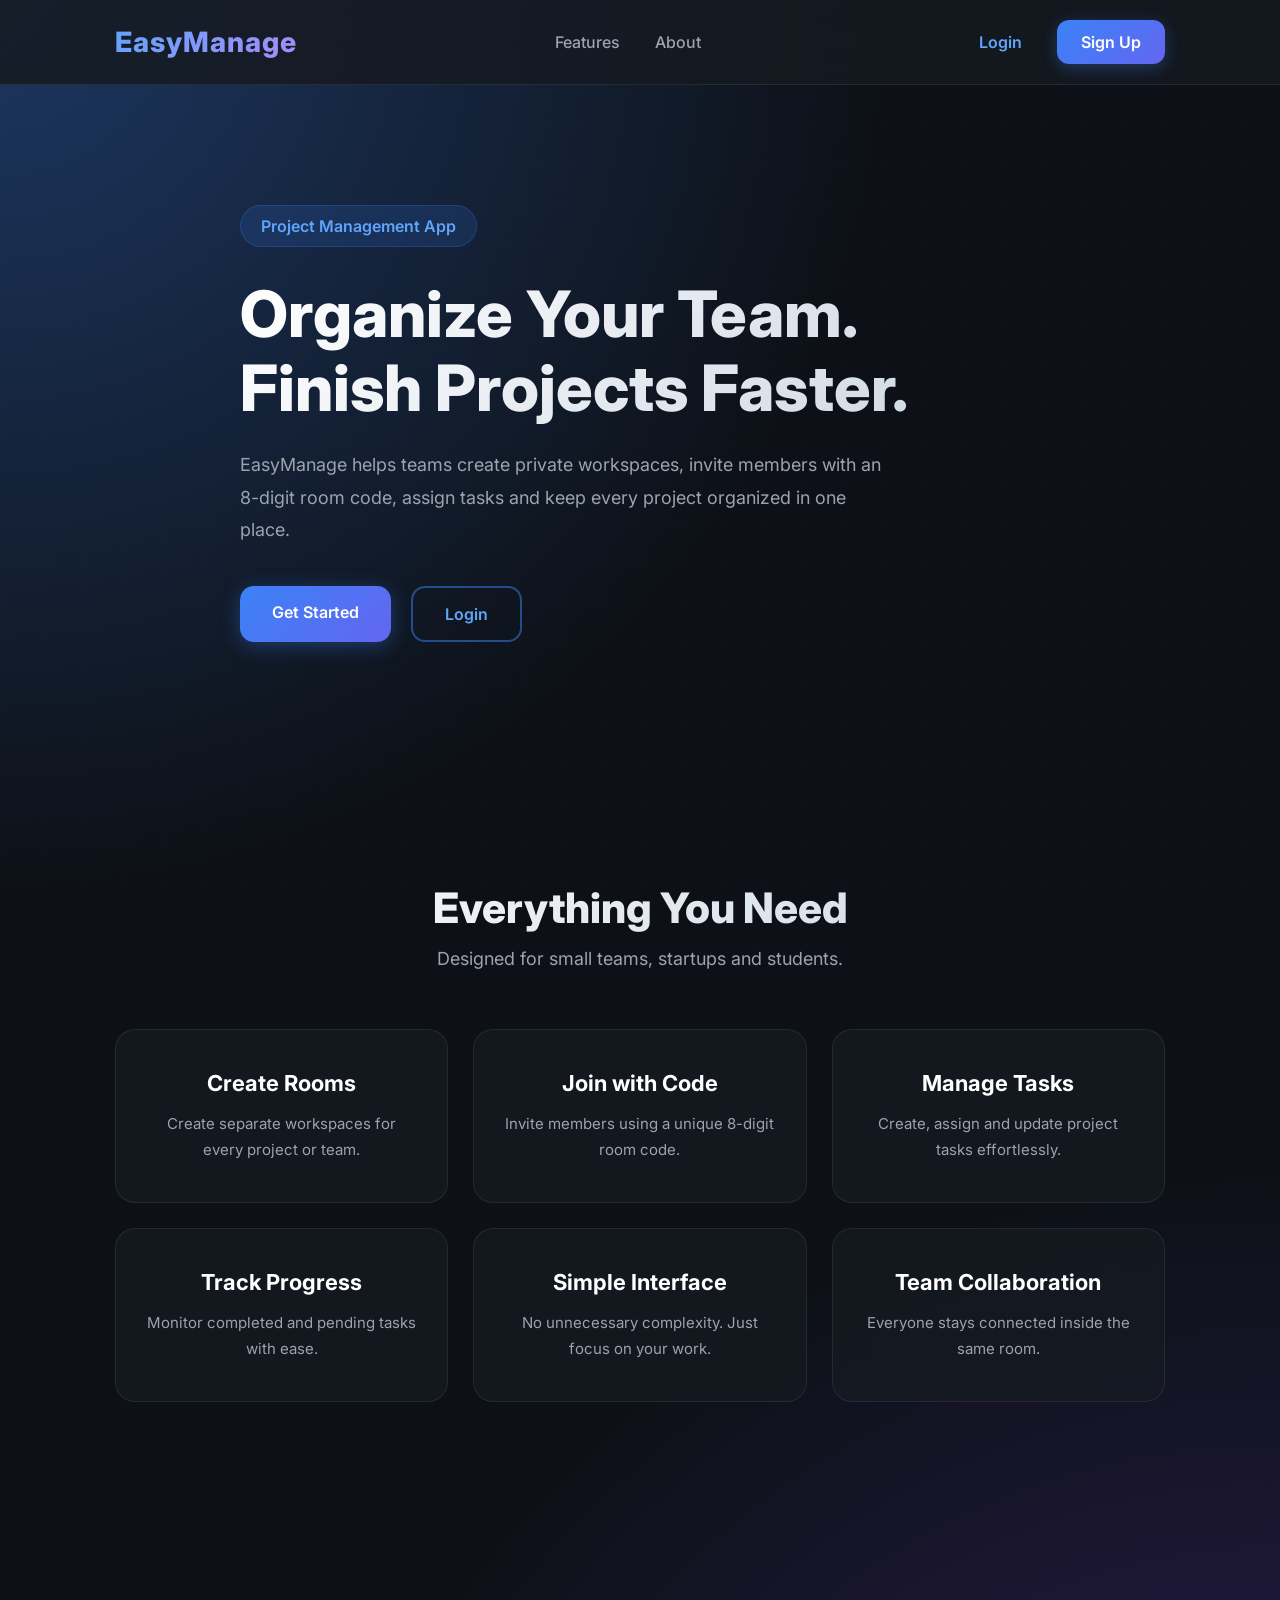
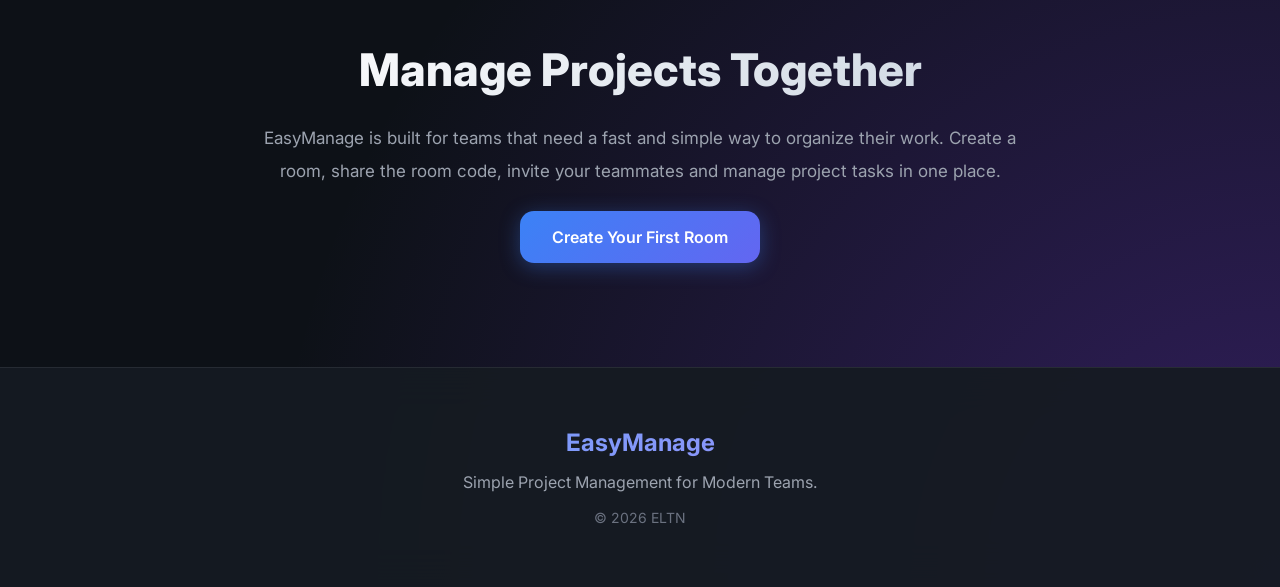
<file: index.html>
<!DOCTYPE html>
<html lang="en">
<head>
    <meta charset="UTF-8">
    <meta name="viewport" content="width=device-width, initial-scale=1.0">
    <title>EasyManage - Project Management</title>

    <link rel="icon" type="image/png" href="/wwwroot/logo.png">
    <link rel="stylesheet" href="style.css">

    <link rel="preconnect" href="https://fonts.googleapis.com">
    <link href="https://fonts.googleapis.com/css2?family=Inter:wght@300;400;500;600;700;800&display=swap" rel="stylesheet">
</head>

<body>

<nav>

    <div class="logo">
        EasyManage
    </div>

    <div class="nav-links">
        <a href="#features">Features</a>
        <a href="#about">About</a>
    </div>

    <div class="buttons">
        <a href="/login.html" class="login">Login</a>
        <a href="Register/register.html" class="signup">Sign Up</a>
    </div>

</nav>

<section class="hero">

    <div class="hero-text">

        <span class="badge">
            Project Management App
        </span>

        <h1>
            Organize Your Team.
            <br>
            Finish Projects Faster.
        </h1>

        <p>
            EasyManage helps teams create private workspaces, invite members
            with an 8-digit room code, assign tasks and keep every project
            organized in one place.
        </p>

        <div class="hero-buttons">

            <a href="Register/register.html" class="primary">
                Get Started
            </a>

            <a href="/login.html" class="secondary">
                Login
            </a>

        </div>

    </div>

</section>

<section id="features" class="features">

    <h2>Everything You Need</h2>

    <p>
        Designed for small teams, startups and students.
    </p>

    <div class="cards">

        <div class="card">
            <h3>Create Rooms</h3>
            <p>
                Create separate workspaces for every project or team.
            </p>
        </div>

        <div class="card">
            <h3>Join with Code</h3>
            <p>
                Invite members using a unique 8-digit room code.
            </p>
        </div>

        <div class="card">
            <h3>Manage Tasks</h3>
            <p>
                Create, assign and update project tasks effortlessly.
            </p>
        </div>

        <div class="card">
            <h3>Track Progress</h3>
            <p>
                Monitor completed and pending tasks with ease.
            </p>
        </div>

        <div class="card">
            <h3>Simple Interface</h3>
            <p>
                No unnecessary complexity. Just focus on your work.
            </p>
        </div>

        <div class="card">
            <h3>Team Collaboration</h3>
            <p>
                Everyone stays connected inside the same room.
            </p>
        </div>

    </div>

</section>

<section id="about" class="about">

    <div class="content">

        <h2>
            Manage Projects Together
        </h2>

        <p>

            EasyManage is built for teams that need a fast and simple way
            to organize their work.

            Create a room, share the room code,
            invite your teammates and manage project tasks in one place.

        </p>

        <a href="/login.html" class="primary">
            Create Your First Room
        </a>

    </div>

</section>

<footer>

    <h3>EasyManage</h3>

    <p>
        Simple Project Management for Modern Teams.
    </p>

    <span>
        © 2026 ELTN
    </span>

</footer>

</body>
</html>
</file>
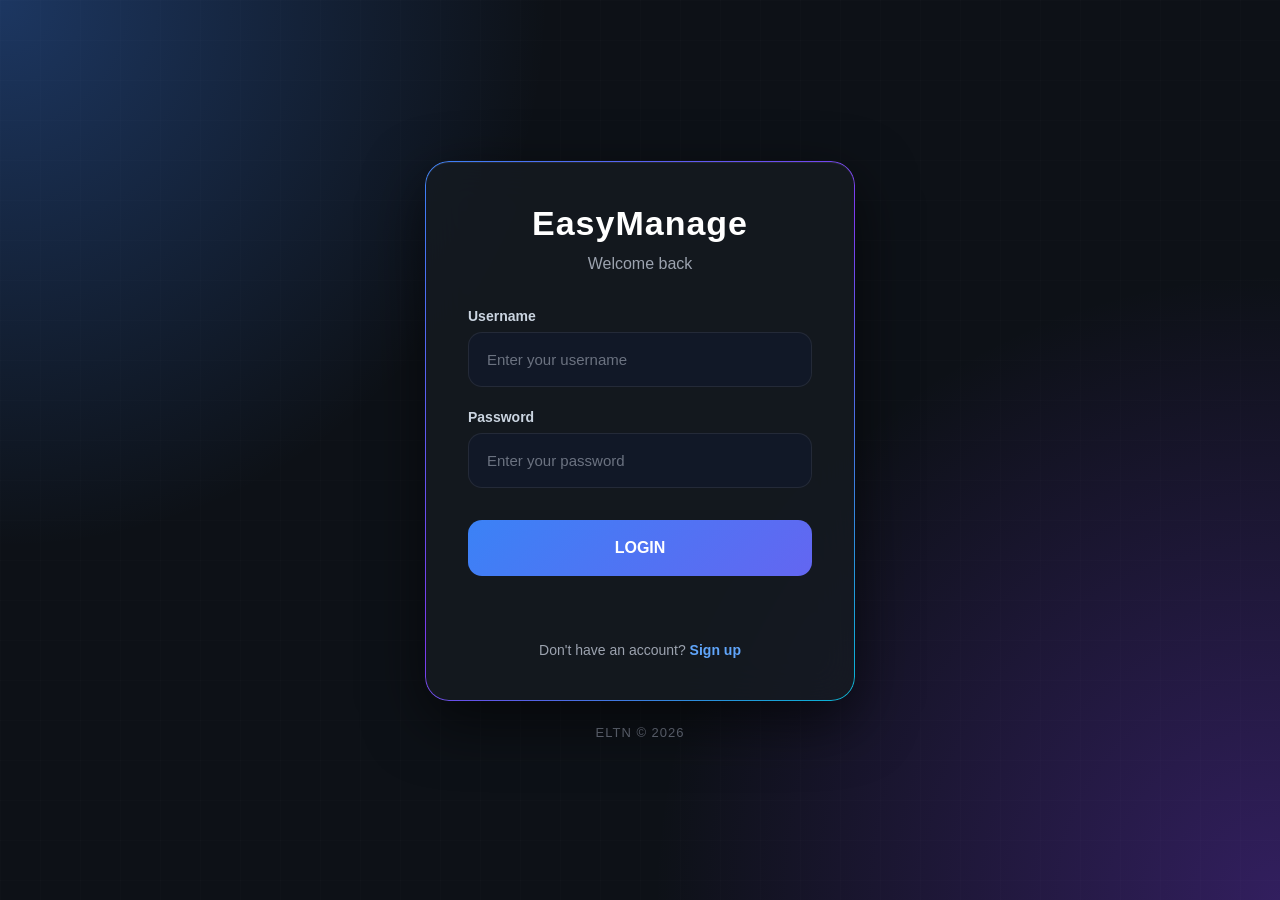
<file: login.html>
<!DOCTYPE html>
<html lang="en">
<head>
    <meta charset="UTF-8">
    <meta name="viewport" content="width=device-width, initial-scale=1.0">
    <title>EasyManage | Login</title>
    <link rel="stylesheet" href="login.css">
</head>
<body>

<div class="container">
    <div class="login-card">

        <h1>EasyManage</h1>
        <p class="subtitle">Welcome back</p>

        <form id="loginForm">

            <div class="input-group">
                <label for="username">Username</label>
                <input
                    type="text"
                    id="username"
                    placeholder="Enter your username"
                    required>
            </div>

            <div class="input-group">
                <label for="password">Password</label>
                <input
                    type="password"
                    id="password"
                    placeholder="Enter your password"
                    required>
            </div>

            <button type="submit" class="login-btn">
                LOGIN
            </button>

        </form>

        <p id="errorMessage"></p>

        <div class="bottom-text">
            Don't have an account?
            <a href="Register/register.html">Sign up</a>
        </div>

    </div>

    <div class="footer">
        ELTN © 2026
    </div>

</div>
<script src="login.js"></script>
</body>
</html>
</file>
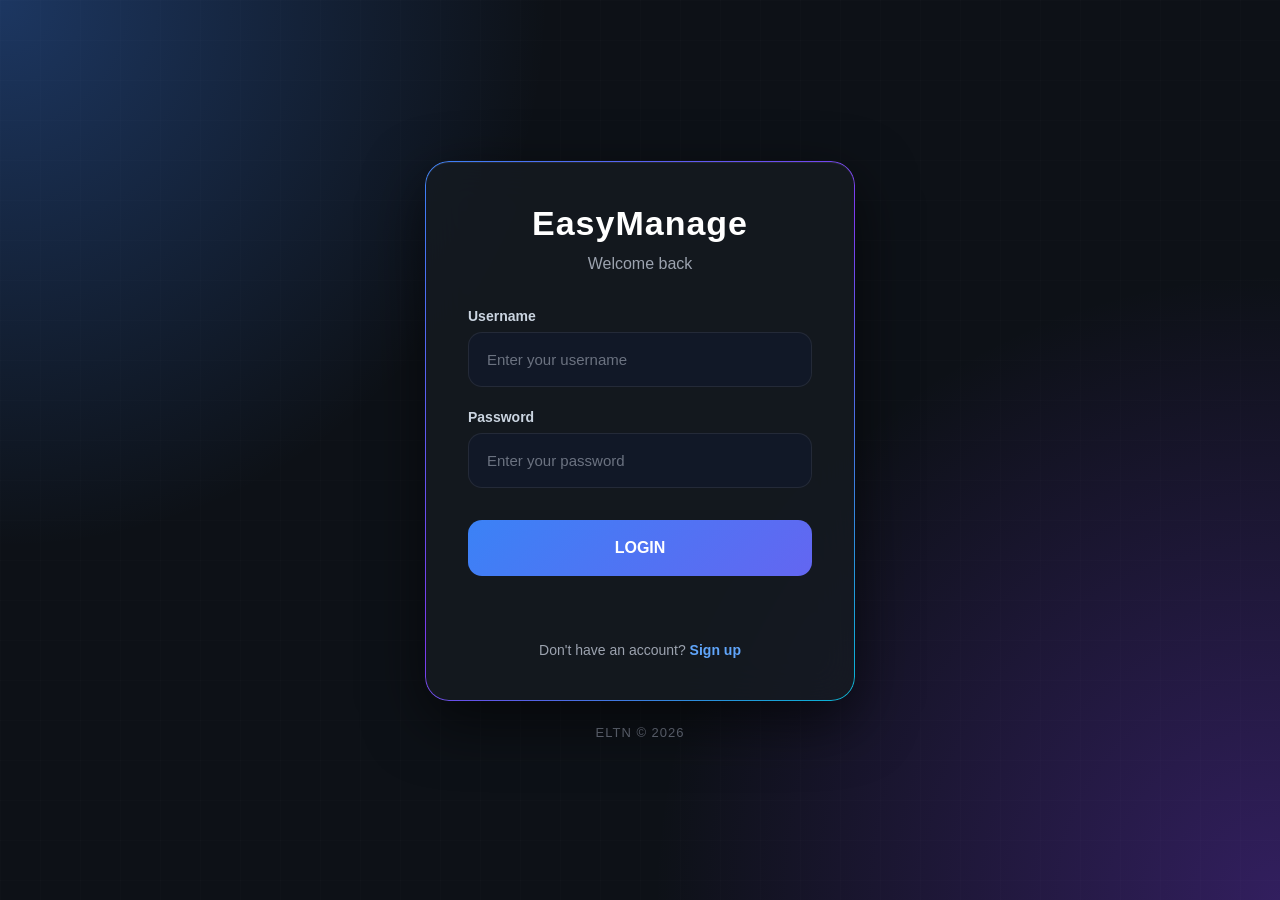
<file: AccountCenter/accountCenter.html>
<!DOCTYPE html>
<html lang="en">
<head>
    <meta charset="UTF-8">
    <meta name="viewport" content="width=device-width, initial-scale=1.0">
    <title>Account Center | EasyManage</title>
    <link rel="stylesheet" href="accountCenter.css">
</head>
<body>

    <nav class="navbar">
        <div class="nav-container">
            <div class="nav-brand">
                <span>👤</span>
                <h1>EasyManage</h1>
            </div>
            <div class="nav-actions">
                <a href="../Dashboard/dashboard.html" class="back-btn">
                    ← Back to Dashboard
                </a>
            </div>
        </div>
    </nav>

    <div class="main-container">
        <div class="account-center">
            
            <div class="account-card">
                <div class="card-header">
                    <div class="card-icon">👤</div>
                    <h2>Account Center</h2>
                    <p>Manage your account settings</p>
                </div>
                
                <div class="button-group">
                    <button class="account-action-btn update-profile-btn" id="updateProfileBtn">
                        <span class="btn-icon">📝</span>
                        <span class="btn-text">Update Profile</span>
                        <span class="btn-arrow">→</span>
                    </button>
                    
                    <button class="account-action-btn change-password-btn" id="changePasswordBtn">
                        <span class="btn-icon">🔒</span>
                        <span class="btn-text">Change Password</span>
                        <span class="btn-arrow">→</span>
                    </button>
                </div>
            </div>

        </div>
    </div>

    <script src="accountCenter.js"></script>
</body>
</html>
</file>
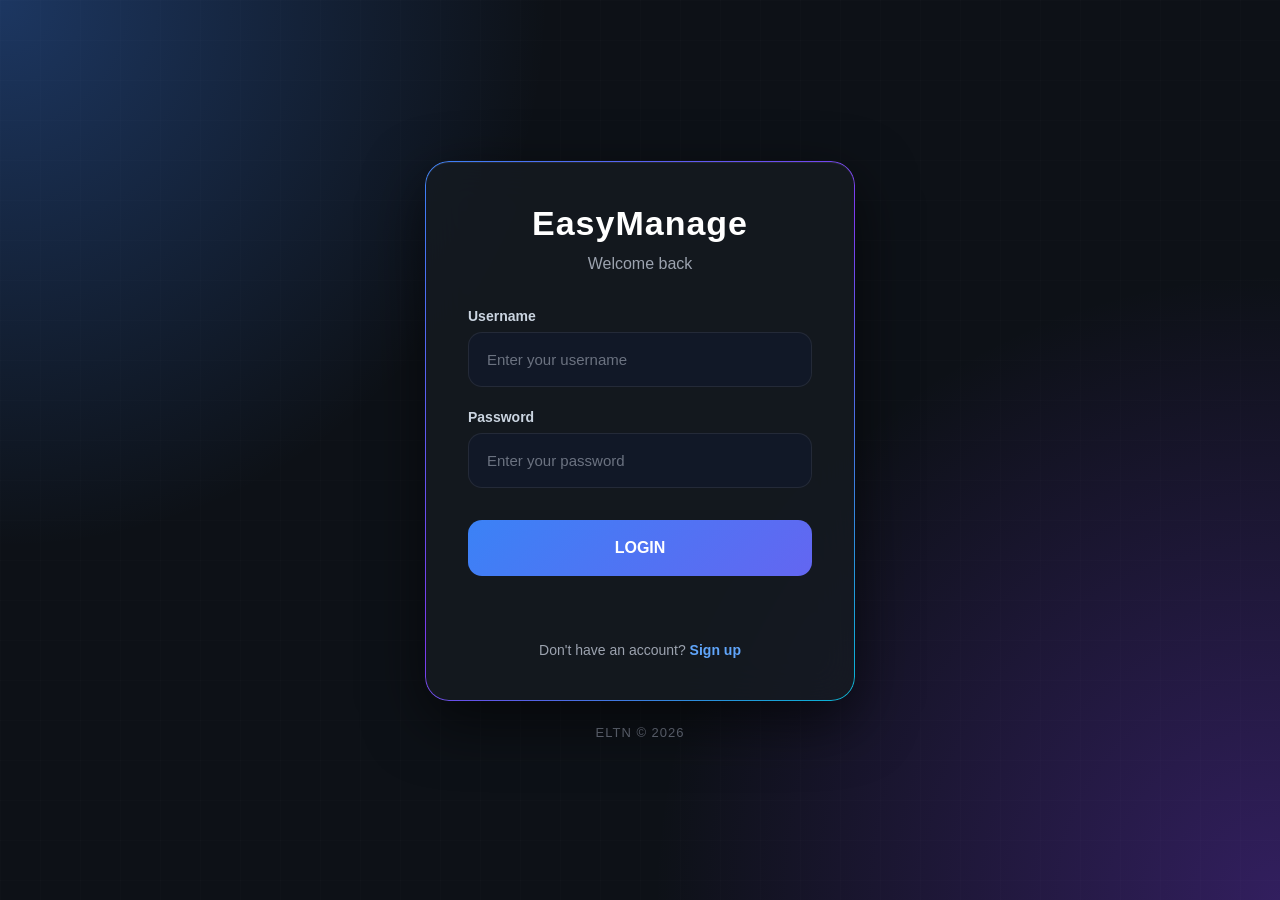
<file: AccountCenter/accountUpdate.html>
<!DOCTYPE html>
<html lang="en">
<head>
    <meta charset="UTF-8">
    <meta name="viewport" content="width=device-width, initial-scale=1.0">
    <title>Update Account | EasyManage</title>
    <link rel="stylesheet" href="accountUpdate.css">
</head>
<body>

    <nav class="navbar">
        <div class="nav-container">
            <div class="nav-brand">
                <h1>EasyManage</h1>
            </div>
            <div class="nav-actions">
                <a href="/AccountCenter/accountCenter.html" class="back-btn">
                    ← Account Center
                </a>
            </div>
        </div>
    </nav>

    <div class="main-container">
        <div class="account-form-card">
            <div class="form-header">
                <div class="icon-wrapper">⚙️</div>
                <h2>Update Account</h2>
                <p class="subtitle">Modify your account information</p>
            </div>
            
            <form id="updateAccountForm">
                <div class="input-group">
                    <label for="username">Username</label>
                    <input 
                        type="text" 
                        id="username" 
                        placeholder="Enter new username"
                        required
                    >
                </div>

                <div class="input-group">
                    <label for="fullName">Full Name</label>
                    <input 
                        type="text" 
                        id="fullName" 
                        placeholder="Enter your full name"
                        required
                    >
                </div>

                <div class="input-group">
                    <label for="email">Email</label>
                    <input 
                        type="email" 
                        id="email" 
                        placeholder="Enter your email address"
                        required
                    >
                </div>

                <div class="input-group">
                    <label for="role">Role</label>
                    <select id="role">
                        <option value="1">User</option>
                        <option value="2">PM</option>
                        <option value="3">ProjectManager</option>
                    </select>
                </div>
                
                <button type="submit" class="update-btn" id="submitBtn">
                    Update Account
                </button>
            </form>
            
            <div id="errorMessage" class="error-alert" style="display: none;"></div>
            <div id="successMessage" class="success-alert" style="display: none;"></div>
        </div>
    </div>

    <script src="accountUpdate.js"></script>
</body>
</html>
</file>
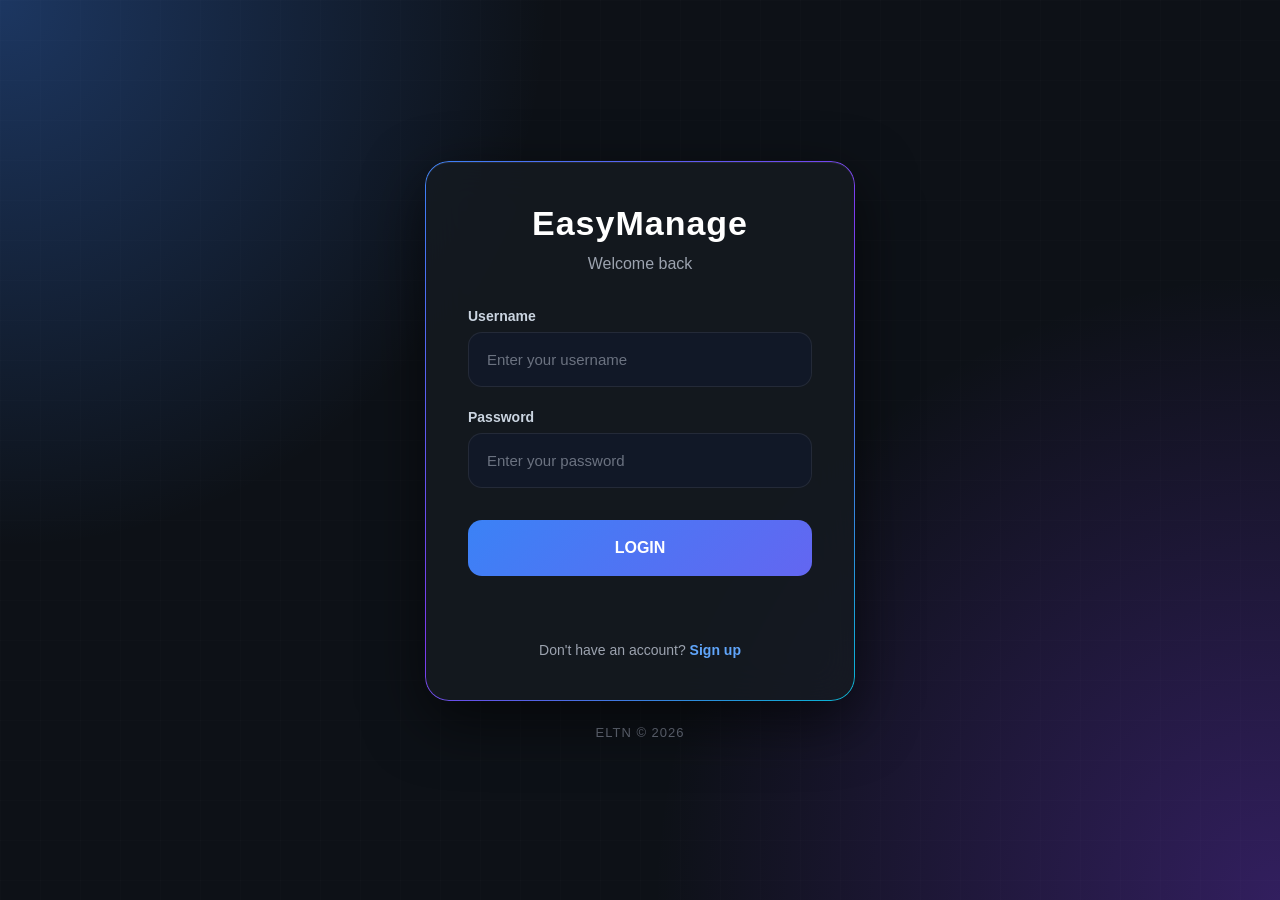
<file: AccountCenter/changePassword.html>
<!DOCTYPE html>
<html lang="en">
<head>
    <meta charset="UTF-8">
    <meta name="viewport" content="width=device-width, initial-scale=1.0">
    <title>Change Password | EasyManage</title>
    <link rel="stylesheet" href="changePassword.css">
</head>
<body>

    <nav class="navbar">
        <div class="nav-container">
            <div class="nav-brand">
                <span>🔒</span>
                <h1>EasyManage</h1>
            </div>
            <div class="nav-actions">
                <a href="accountCenter.html" class="back-btn">
                    ← Back to Account Center
                </a>
            </div>
        </div>
    </nav>

    <div class="main-container">
        <div class="password-form-card">
            <div class="form-header">
                <div class="icon-wrapper">🔐</div>
                <h2>Change Password</h2>
                <p class="subtitle">Update your account password</p>
            </div>
            
            <form id="changePasswordForm">
                <div class="input-group">
                    <label for="oldPassword">Current Password</label>
                    <div class="password-wrapper">
                        <input 
                            type="password" 
                            id="oldPassword" 
                            placeholder="Enter current password"
                            required
                        >
                        <button type="button" class="toggle-password" data-target="oldPassword">
                            👁️
                        </button>
                    </div>
                </div>

                <div class="input-group">
                    <label for="newPassword">New Password</label>
                    <div class="password-wrapper">
                        <input 
                            type="password" 
                            id="newPassword" 
                            placeholder="Enter new password"
                            required
                        >
                        <button type="button" class="toggle-password" data-target="newPassword">
                            👁️
                        </button>
                    </div>
                    <div class="password-strength" id="passwordStrength"></div>
                </div>

                <div class="input-group">
                    <label for="confirmPassword">Confirm New Password</label>
                    <div class="password-wrapper">
                        <input 
                            type="password" 
                            id="confirmPassword" 
                            placeholder="Confirm new password"
                            required
                        >
                        <button type="button" class="toggle-password" data-target="confirmPassword">
                            👁️
                        </button>
                    </div>
                    <div class="password-match" id="passwordMatch"></div>
                </div>
                
                <button type="submit" class="submit-btn" id="submitBtn">
                    🔐 Change Password
                </button>
            </form>
            
            <div id="message" class="message-alert" style="display: none;"></div>
        </div>
    </div>

    <script src="changePassword.js"></script>
</body>
</html>
</file>
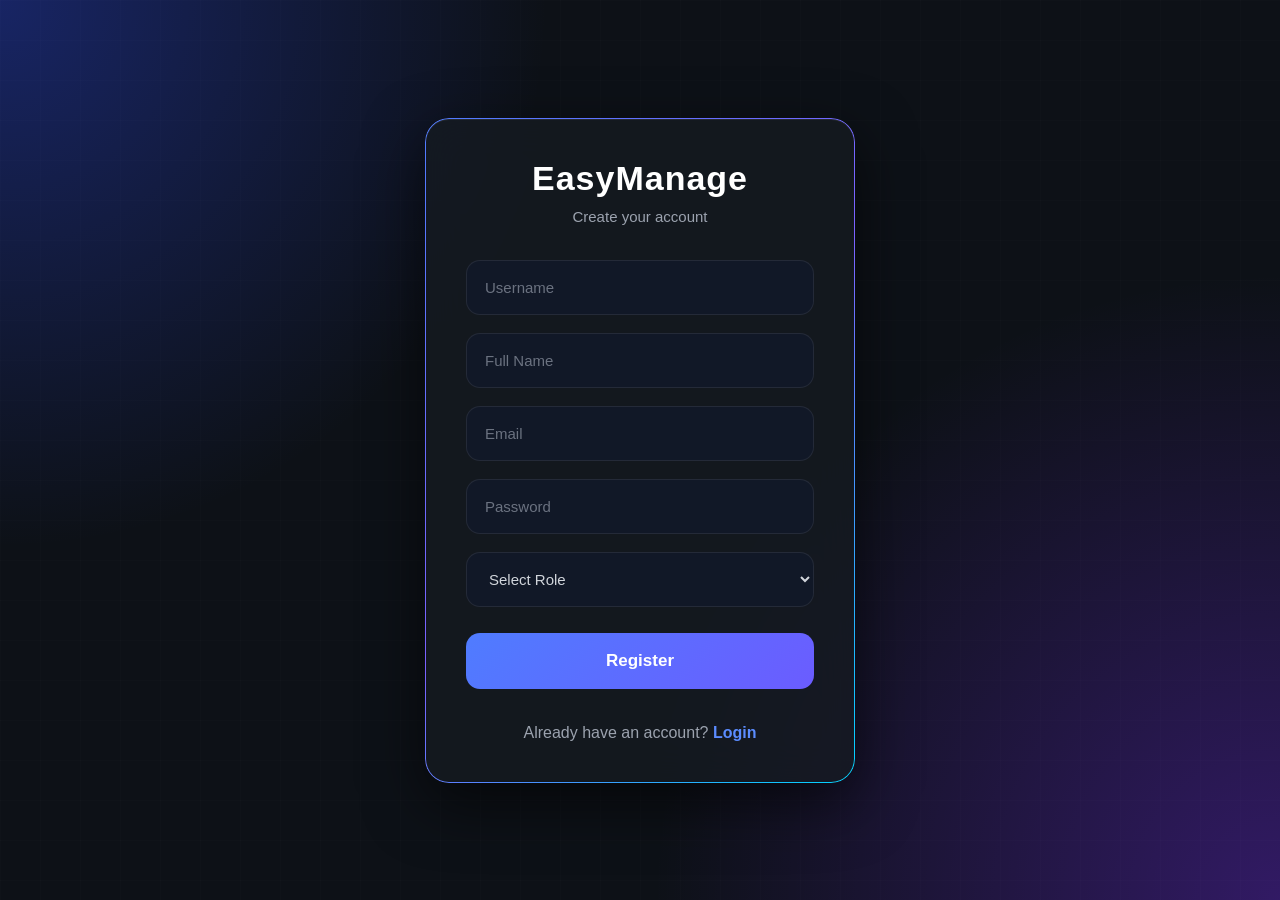
<file: Register/register.html>
<!DOCTYPE html>
<html lang="en">

<head>
    <meta charset="UTF-8">
    <meta name="viewport" content="width=device-width, initial-scale=1.0">
    <title>EasyManage | Register</title>

    <link rel="stylesheet" href="register.css">
</head>

<body>

<div class="container">

    <div class="card">

        <h1>EasyManage</h1>
        <p>Create your account</p>

        <form id="registerForm">

            <input
                type="text"
                id="username"
                placeholder="Username"
                maxlength="30">

            <input
                type="text"
                id="fullname"
                placeholder="Full Name"
                maxlength="50">

            <input
                type="email"
                id="email"
                placeholder="Email">

            <input
                type="password"
                id="password"
                placeholder="Password">

            <select id="role">

                <option value="">Select Role</option>
                <option value="1">User</option>
                <option value="2">PM</option>
                <option value="3">ProjectManager</option>

            </select>

            <button id="registerButton" type="submit">
                Register
            </button>

        </form>

        <p id="message"></p>

        <div class="login-link">
            Already have an account?
            <a href="../login.html">Login</a>
        </div>

    </div>

</div>

<script src="register.js"></script>

</body>
</html>
</file>
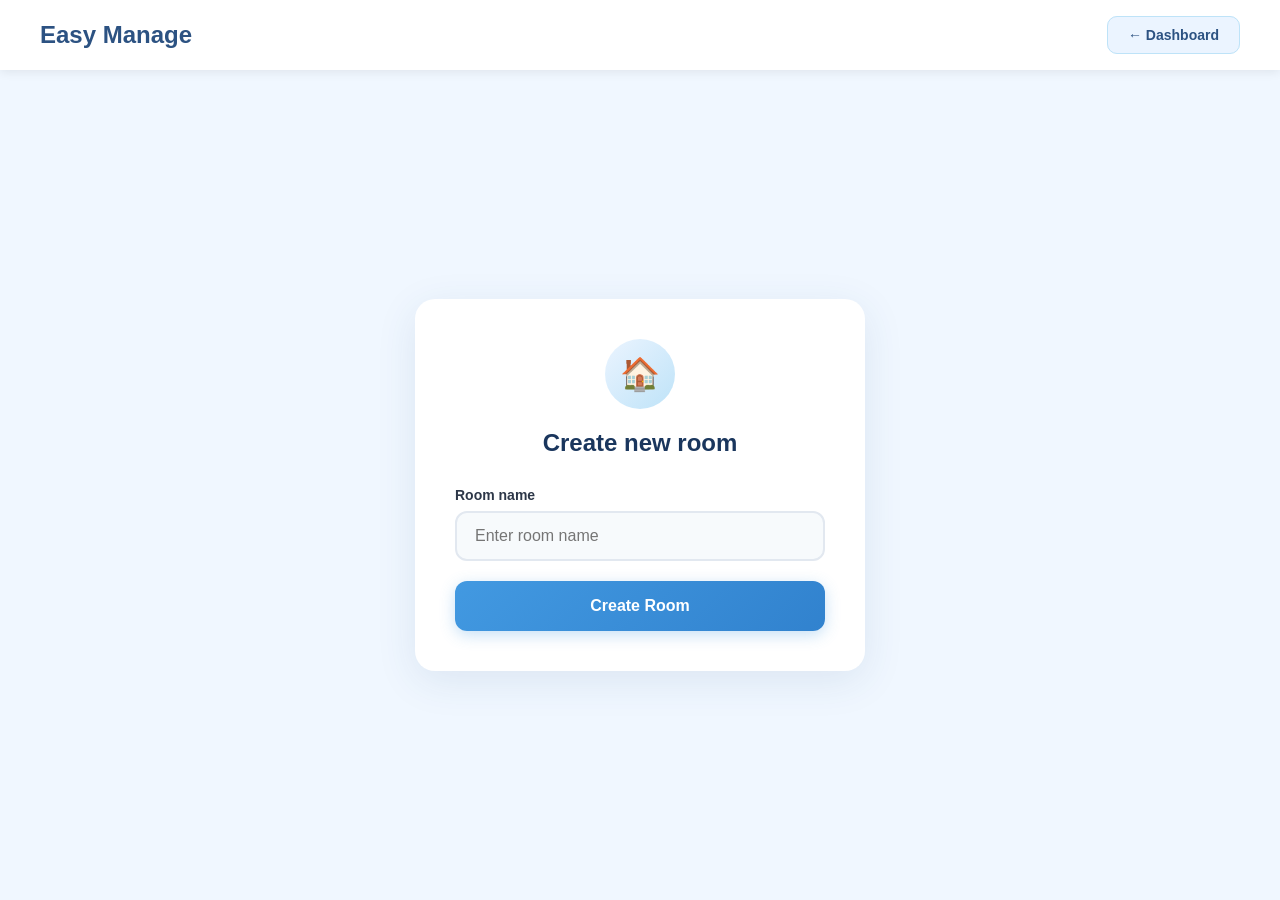
<file: Room/roomCreate.html>
<!DOCTYPE html>
<html lang="uz">
<head>
    <meta charset="UTF-8">
    <meta name="viewport" content="width=device-width, initial-scale=1.0">
    <title>Xona Yaratish - Easy Manage</title>
    <link rel="stylesheet" href="roomCreate.css">
</head>
<body>
    <!-- Navbar -->
    <nav class="navbar">
        <div class="nav-container">
            <div class="nav-brand">
                <h1>Easy Manage</h1>
            </div>
            <div class="nav-actions">
                <a href="../Dashboard/dashboard.html" class="back-btn">
                    ← Dashboard
                </a>
            </div>
        </div>
    </nav>

    <!-- Asosiy kontent -->
    <div class="main-container">
        <div class="room-form-card">
            <div class="form-header">
                <div class="icon-wrapper">🏠</div>
                <h2>Create new room</h2>
            </div>
            
            <form id="createRoomForm">
                <div class="input-group">
                    <label for="roomName">Room name</label>
                    <input 
                        type="text" 
                        id="roomName" 
                        placeholder="Enter room name"
                        required
                    >
                </div>
                
                <button type="submit" class="create-btn" id="submitBtn">
                    Create Room
                </button>
            </form>
            
            <div id="errorMessage" class="error-alert" style="display: none;"></div>
            <div id="successMessage" class="success-alert" style="display: none;"></div>
        </div>
    </div>

    <script src="roomCreate.js"></script>
</body>
</html>
</file>
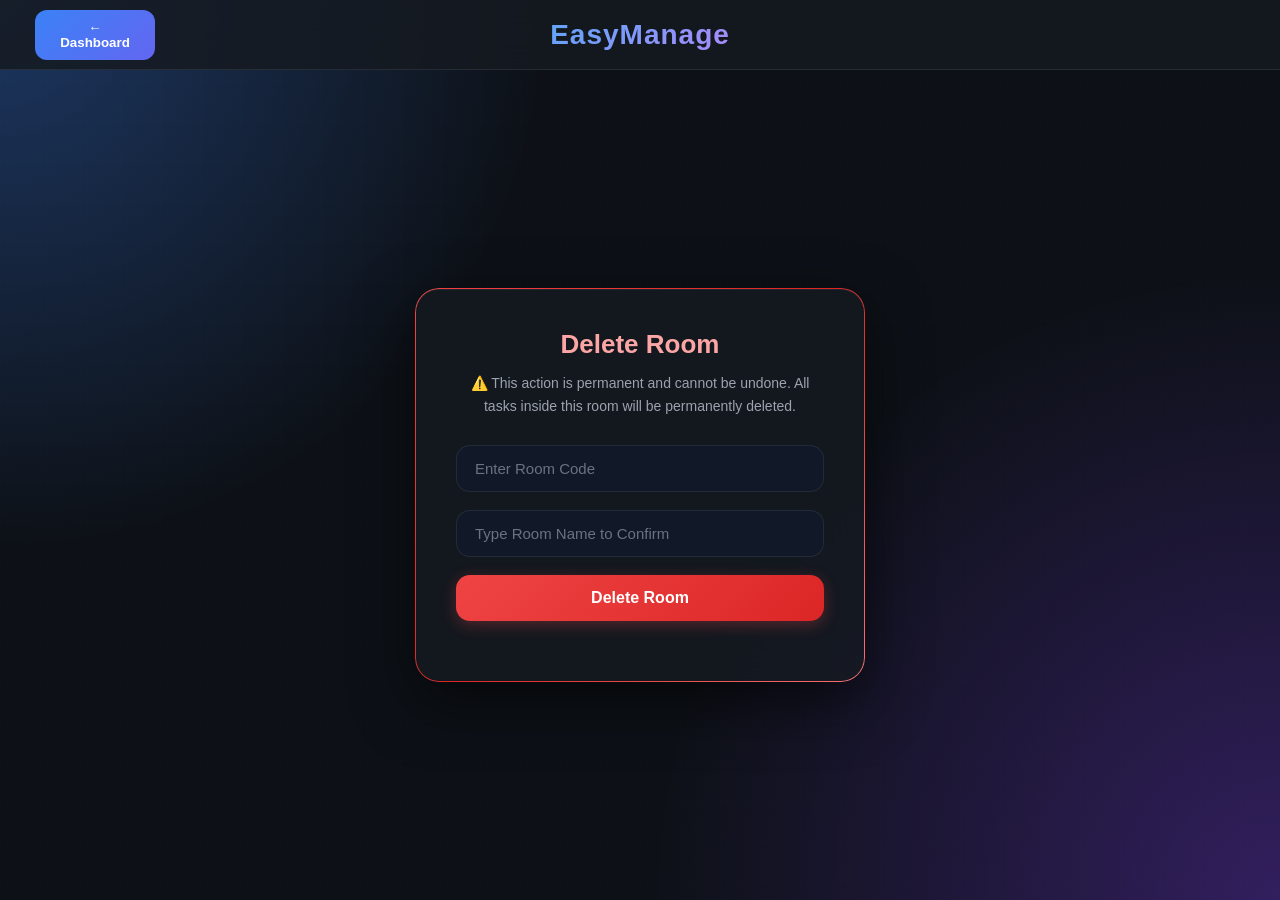
<file: Room/roomDelete.html>
<!DOCTYPE html>
<html lang="en">
<head>
    <meta charset="UTF-8">
    <meta name="viewport" content="width=device-width, initial-scale=1.0">
    <title>Delete Room | EasyManage</title>
    <link rel="stylesheet" href="roomDelete.css">
</head>
<body>

    <nav class="navbar">
        <button class="dashboard-btn" onclick="goDashboard()">
            ← Dashboard
        </button>

        <h1 class="logo">EasyManage</h1>

        <div class="empty"></div>
    </nav>

    <div class="container">
        <div class="card">
            <h2>Delete Room</h2>

            <p class="warning">
                ⚠️ This action is permanent and cannot be undone. All tasks inside this room will be permanently deleted.
            </p>

            <input
                type="text"
                id="roomCode"
                placeholder="Enter Room Code">

            <input
                type="text"
                id="roomNameReply"
                placeholder="Type Room Name to Confirm">

            <button id="deleteBtn">
                Delete Room
            </button>

            <p id="message"></p>
        </div>
    </div>

    <script src="roomDelete.js"></script>
</body>
</html>
</file>
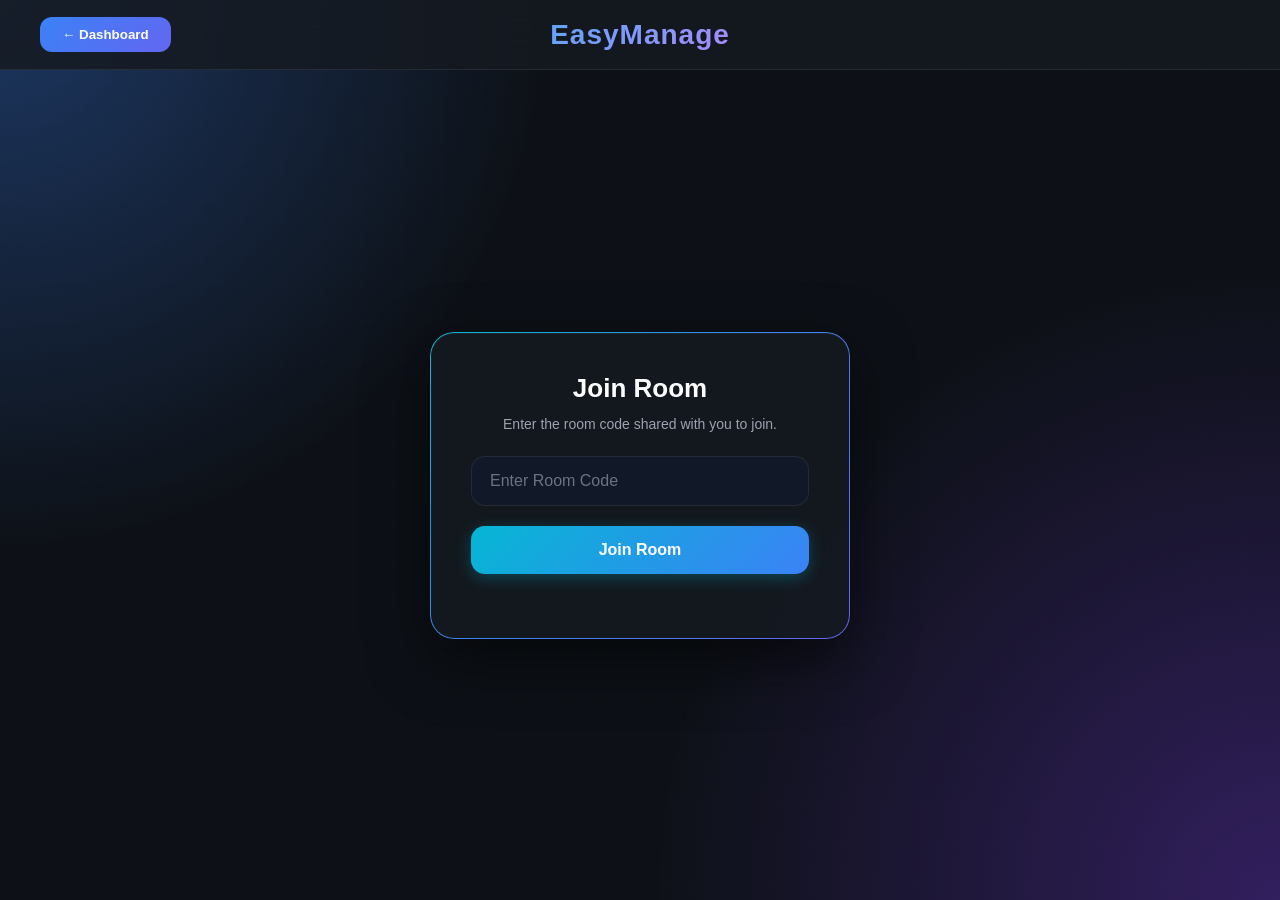
<file: Room/roomJoin.html>
<!DOCTYPE html>
<html lang="en">
<head>
    <meta charset="UTF-8">
    <meta name="viewport" content="width=device-width, initial-scale=1.0">
    <title>Join Room | EasyManage</title>
    <link rel="stylesheet" href="roomJoin.css">
</head>
<body>

    <nav class="navbar">
        <div class="left">
            <button onclick="goDashboard()">← Dashboard</button>
        </div>

        <div class="logo">
            EasyManage
        </div>

        <div class="right"></div>
    </nav>

    <main class="container">
        <div class="card">
            <h2>Join Room</h2>

            <p>Enter the room code shared with you to join.</p>

            <input
                type="text"
                id="roomCode"
                placeholder="Enter Room Code">

            <button id="joinBtn">
                Join Room
            </button>

            <p id="message"></p>
        </div>
    </main>

    <script src="roomJoin.js"></script>
</body>
</html>
</file>
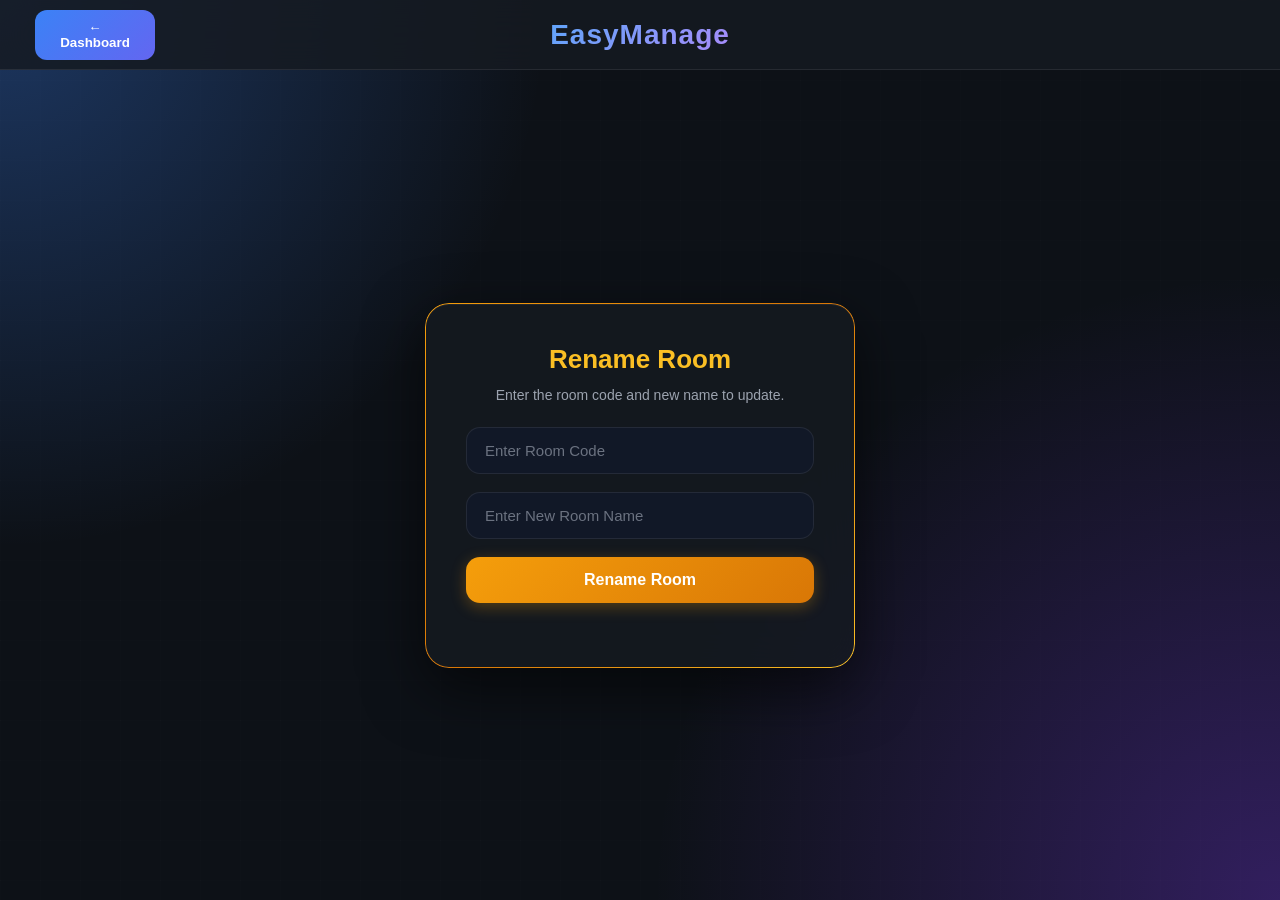
<file: Room/roomUpdate.html>
<!DOCTYPE html>
<html lang="en">
<head>
    <meta charset="UTF-8">
    <meta name="viewport" content="width=device-width, initial-scale=1.0">
    <title>Rename Room | EasyManage</title>
    <link rel="stylesheet" href="roomUpdate.css">
</head>
<body>

<nav class="navbar">
    <button class="dashboard-btn" onclick="goDashboard()">
        ← Dashboard
    </button>

    <h1 class="logo">EasyManage</h1>

    <div style="width:120px;"></div>
</nav>

<div class="container">
    <div class="card">
        <h2>Rename Room</h2>

        <p>Enter the room code and new name to update.</p>

        <input
            type="text"
            id="roomCode"
            placeholder="Enter Room Code">

        <input
            type="text"
            id="roomName"
            placeholder="Enter New Room Name">

        <button id="renameBtn">
            Rename Room
        </button>

        <p id="message"></p>
    </div>
</div>

<script src="roomUpdate.js"></script>

</body>
</html>
</file>
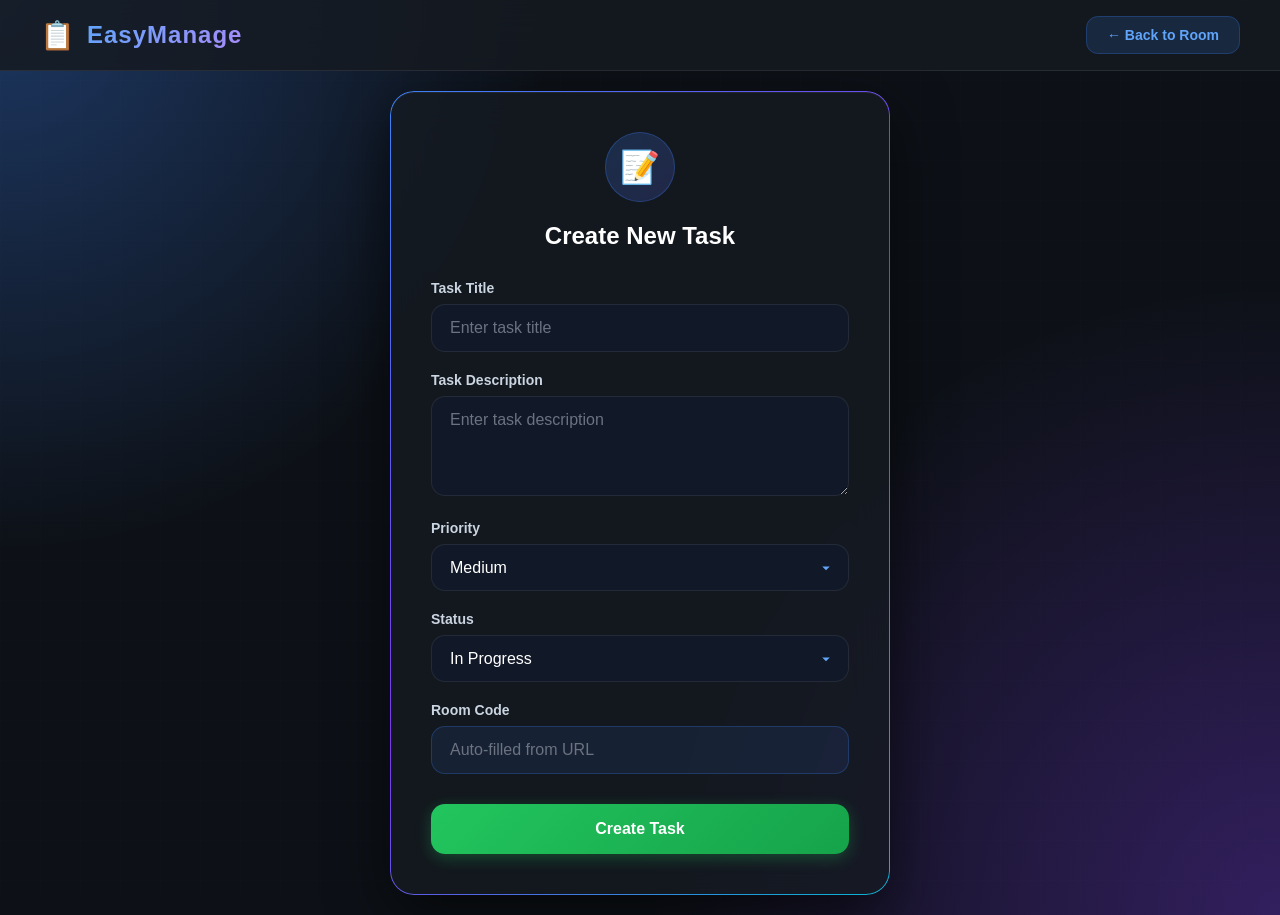
<file: Task/taskCreate.html>
<!DOCTYPE html>
<html lang="en">
<head>
    <meta charset="UTF-8">
    <meta name="viewport" content="width=device-width, initial-scale=1.0">
    <title>Create Task | EasyManage</title>
    <link rel="stylesheet" href="taskCreate.css">
</head>
<body>
    <!-- Navbar -->
    <nav class="navbar">
        <div class="nav-container">
            <div class="nav-brand">
                <span>📋</span>
                <h1>EasyManage</h1>
            </div>
            <div class="nav-actions">
                <a href="#" class="back-btn" id="backBtn">
                    ← Back to Room
                </a>
            </div>
        </div>
    </nav>

    <!-- Main Content -->
    <div class="main-container">
        <div class="task-form-card">
            <div class="form-header">
                <div class="icon-wrapper">📝</div>
                <h2>Create New Task</h2>
            </div>
            
            <form id="createTaskForm">
                <div class="input-group">
                    <label for="title">Task Title</label>
                    <input 
                        type="text" 
                        id="title" 
                        placeholder="Enter task title"
                        required
                    >
                </div>

                <div class="input-group">
                    <label for="description">Task Description</label>
                    <textarea 
                        id="description" 
                        placeholder="Enter task description"
                        rows="3"
                    ></textarea>
                </div>

                <div class="input-group">
                    <label for="priority">Priority</label>
                    <select id="priority">
                        <option value="Low">Low</option>
                        <option value="Medium" selected>Medium</option>
                        <option value="High">High</option>
                        <option value="Critical">Critical</option>
                    </select>
                </div>

                <div class="input-group">
                    <label for="status">Status</label>
                    <select id="status">
                        <option value="ToDo">To Do</option>
                        <option value="InProgress" selected>In Progress</option>
                        <option value="Done">Done</option>
                    </select>
                </div>

                <div class="input-group">
                    <label for="roomCode">Room Code</label>
                    <input 
                        type="text" 
                        id="roomCode" 
                        placeholder="Auto-filled from URL"
                        required
                        readonly
                    >
                </div>
                
                <button type="submit" class="create-btn" id="submitBtn">
                    Create Task
                </button>
            </form>
            
            <div id="errorMessage" class="error-alert" style="display: none;"></div>
            <div id="successMessage" class="success-alert" style="display: none;"></div>
        </div>
    </div>

    <script src="taskCreate.js"></script>
</body>
</html>
</file>
<file: style.css>
*{
    margin:0;
    padding:0;
    box-sizing:border-box;
}

body{
    font-family:Inter,sans-serif;
    background:
    radial-gradient(circle at top left,#3b82f655,transparent 35%),
    radial-gradient(circle at bottom right,#7c3aed55,transparent 40%),
    #0d1117;
    color:#fff;
    overflow-x:hidden;
    position:relative;
}

body::before{
    content:"";
    position:fixed;
    inset:0;
    background-image:
    linear-gradient(rgba(255,255,255,.03) 1px,transparent 1px),
    linear-gradient(90deg,rgba(255,255,255,.03) 1px,transparent 1px);
    background-size:40px 40px;
    opacity:.35;
    pointer-events:none;
    z-index:0;
}

/* Navbar */

nav{
    display:flex;
    justify-content:space-between;
    align-items:center;
    padding:20px 9%;
    background:rgba(22,27,34,.85);
    backdrop-filter:blur(20px);
    border-bottom:1px solid rgba(255,255,255,.08);
    position:sticky;
    top:0;
    z-index:100;
}

.logo{
    font-size:28px;
    font-weight:800;
    background:linear-gradient(135deg,#60a5fa,#a78bfa);
    -webkit-background-clip:text;
    -webkit-text-fill-color:transparent;
    letter-spacing:1px;
}

.nav-links{
    display:flex;
    gap:35px;
}

.nav-links a{
    text-decoration:none;
    color:#9ca3af;
    font-weight:500;
    transition:.3s;
    position:relative;
}

.nav-links a::after{
    content:"";
    position:absolute;
    bottom:-4px;
    left:0;
    width:0;
    height:2px;
    background:linear-gradient(135deg,#60a5fa,#a78bfa);
    transition:.3s;
}

.nav-links a:hover{
    color:#fff;
}

.nav-links a:hover::after{
    width:100%;
}

.buttons{
    display:flex;
    gap:15px;
    align-items:center;
}

.login{
    text-decoration:none;
    color:#60a5fa;
    font-weight:600;
    transition:.3s;
    padding:10px 20px;
    border-radius:10px;
}

.login:hover{
    background:rgba(59,130,246,.1);
}

.signup{
    background:linear-gradient(135deg,#3b82f6,#6366f1);
    color:white;
    padding:12px 24px;
    border-radius:12px;
    text-decoration:none;
    font-weight:600;
    transition:.3s;
    box-shadow:0 4px 15px rgba(59,130,246,.3);
}

.signup:hover{
    transform:translateY(-2px);
    box-shadow:0 8px 25px rgba(59,130,246,.4);
}

/* Hero */

.hero{
    display:flex;
    justify-content:center;
    align-items:center;
    padding:120px 9%;
    position:relative;
    z-index:1;
}

.hero-text{
    flex:1;
    max-width:800px;
}

.badge{
    display:inline-block;
    background:rgba(59,130,246,.15);
    color:#60a5fa;
    padding:10px 20px;
    border-radius:30px;
    font-weight:600;
    margin-bottom:30px;
    border:1px solid rgba(59,130,246,.25);
    animation:fadeInUp .6s ease;
}

.hero h1{
    font-size:64px;
    line-height:1.15;
    margin-bottom:25px;
    font-weight:800;
    animation:fadeInUp .6s ease .1s backwards;
    background:linear-gradient(135deg,#fff,#cbd5e1);
    -webkit-background-clip:text;
    -webkit-text-fill-color:transparent;
}

.hero p{
    color:#9ca3af;
    font-size:18px;
    line-height:1.8;
    margin-bottom:40px;
    max-width:650px;
    animation:fadeInUp .6s ease .2s backwards;
}

.hero-buttons{
    display:flex;
    gap:20px;
    animation:fadeInUp .6s ease .3s backwards;
}

.primary{
    background:linear-gradient(135deg,#3b82f6,#6366f1);
    color:white;
    padding:16px 32px;
    border-radius:14px;
    text-decoration:none;
    font-weight:600;
    transition:.3s;
    box-shadow:0 4px 20px rgba(59,130,246,.35);
}

.primary:hover{
    transform:translateY(-3px);
    box-shadow:0 12px 35px rgba(59,130,246,.5);
}

.secondary{
    border:2px solid rgba(59,130,246,.5);
    color:#60a5fa;
    padding:16px 32px;
    border-radius:14px;
    text-decoration:none;
    font-weight:600;
    transition:.3s;
}

.secondary:hover{
    background:rgba(59,130,246,.1);
    border-color:#60a5fa;
    transform:translateY(-3px);
}

/* Features */

.features{
    padding:120px 9%;
    text-align:center;
    position:relative;
    z-index:1;
}

.features h2{
    font-size:42px;
    font-weight:800;
    margin-bottom:15px;
    background:linear-gradient(135deg,#fff,#cbd5e1);
    -webkit-background-clip:text;
    -webkit-text-fill-color:transparent;
}

.features>p{
    color:#9ca3af;
    font-size:18px;
}

.cards{
    margin-top:60px;
    display:grid;
    grid-template-columns:repeat(auto-fit,minmax(300px,1fr));
    gap:25px;
}

.card{
    background:rgba(22,27,34,.75);
    backdrop-filter:blur(20px);
    border:1px solid rgba(255,255,255,.08);
    padding:40px 30px;
    border-radius:20px;
    transition:.3s;
    position:relative;
    overflow:hidden;
}

.card::before{
    content:"";
    position:absolute;
    inset:-1px;
    border-radius:20px;
    padding:1px;
    background:linear-gradient(135deg,#3b82f6,#7c3aed,#06b6d4);
    -webkit-mask:linear-gradient(#fff 0 0) content-box,linear-gradient(#fff 0 0);
    -webkit-mask-composite:xor;
    mask-composite:exclude;
    pointer-events:none;
    opacity:0;
    transition:.3s;
}

.card:hover{
    transform:translateY(-8px);
    box-shadow:0 20px 60px rgba(59,130,246,.2);
}

.card:hover::before{
    opacity:1;
}

.card h3{
    margin-bottom:15px;
    font-size:22px;
    color:#fff;
}

.card p{
    color:#9ca3af;
    line-height:1.7;
    font-size:15px;
}

/* About */

.about{
    padding:120px 9%;
    text-align:center;
    position:relative;
    z-index:1;
}

.about .content{
    max-width:800px;
    margin:auto;
}

.about h2{
    font-size:45px;
    margin-bottom:25px;
    font-weight:800;
    background:linear-gradient(135deg,#fff,#cbd5e1);
    -webkit-background-clip:text;
    -webkit-text-fill-color:transparent;
}

.about p{
    color:#9ca3af;
    line-height:1.9;
    margin-bottom:40px;
    font-size:17px;
}

/* Footer */

footer{
    background:rgba(22,27,34,.95);
    backdrop-filter:blur(20px);
    border-top:1px solid rgba(255,255,255,.08);
    text-align:center;
    padding:60px;
    position:relative;
    z-index:1;
}

footer h3{
    font-size:24px;
    font-weight:700;
    margin-bottom:10px;
    background:linear-gradient(135deg,#60a5fa,#a78bfa);
    -webkit-background-clip:text;
    -webkit-text-fill-color:transparent;
}

footer p{
    color:#9ca3af;
    margin:15px 0;
}

footer span{
    color:#6b7280;
    font-size:14px;
}

/* Animations */

@keyframes fadeInUp{
    from{
        opacity:0;
        transform:translateY(30px);
    }
    to{
        opacity:1;
        transform:translateY(0);
    }
}

/* Responsive */

@media(max-width:900px){
    .hero{
        flex-direction:column;
        text-align:center;
        padding:80px 5%;
    }

    .hero h1{
        font-size:42px;
    }
    
    .hero p{
        max-width:100%;
        margin-left:auto;
        margin-right:auto;
    }

    .hero-buttons{
        justify-content:center;
    }

    nav{
        flex-direction:column;
        gap:20px;
    }
    
    .nav-links{
        gap:20px;
    }
    
    .features{
        padding:80px 5%;
    }
    
    .features h2{
        font-size:34px;
    }
    
    .about{
        padding:80px 5%;
    }
    
    .about h2{
        font-size:34px;
    }
    
    .cards{
        grid-template-columns:1fr;
    }
}
</file>
<file: login.css>
*{
    margin:0;
    padding:0;
    box-sizing:border-box;
    font-family:Inter,Segoe UI,Arial,sans-serif;
}

body{

    min-height:100vh;
    display:flex;
    justify-content:center;
    align-items:center;

    background:
    radial-gradient(circle at top left,#3b82f655,transparent 35%),
    radial-gradient(circle at bottom right,#7c3aed55,transparent 40%),
    #0d1117;

    color:#fff;

    overflow:hidden;
}

body::before{

    content:"";

    position:absolute;
    inset:0;

    background-image:
    linear-gradient(rgba(255,255,255,.03) 1px,transparent 1px),
    linear-gradient(90deg,rgba(255,255,255,.03) 1px,transparent 1px);

    background-size:40px 40px;

    opacity:.35;
}

.container{

    position:relative;
    z-index:1;

    display:flex;
    flex-direction:column;
    align-items:center;
}

.login-card{

    width:430px;

    padding:42px;

    border-radius:24px;

    background:rgba(22,27,34,.75);

    backdrop-filter:blur(20px);

    border:1px solid rgba(255,255,255,.08);

    box-shadow:
    0 20px 60px rgba(0,0,0,.6),
    inset 0 1px rgba(255,255,255,.08);

    position:relative;

    animation:fadeIn .6s ease;
}

.login-card::before{

    content:"";

    position:absolute;

    inset:-1px;

    border-radius:24px;

    padding:1px;

    background:linear-gradient(135deg,#3b82f6,#7c3aed,#06b6d4);

    -webkit-mask:
        linear-gradient(#fff 0 0) content-box,
        linear-gradient(#fff 0 0);

    -webkit-mask-composite:xor;

    mask-composite:exclude;

    pointer-events:none;
}

.login-card h1{

    text-align:center;

    font-size:34px;

    color:#fff;

    letter-spacing:1px;
}

.subtitle{

    text-align:center;

    color:#9ca3af;

    margin-top:12px;

    margin-bottom:35px;
}

.input-group{

    margin-bottom:22px;
}

.input-group label{

    display:block;

    margin-bottom:8px;

    color:#cbd5e1;

    font-size:14px;

    font-weight:600;
}

.input-group input{

    width:100%;

    height:55px;

    padding:0 18px;

    border-radius:14px;

    border:1px solid rgba(255,255,255,.08);

    background:#111827;

    color:white;

    font-size:15px;

    transition:.25s;
}

.input-group input::placeholder{

    color:#6b7280;
}

.input-group input:focus{

    outline:none;

    border-color:#3b82f6;

    background:#151d2d;

    box-shadow:0 0 0 4px rgba(59,130,246,.18);
}

.login-btn{

    width:100%;

    height:56px;

    margin-top:10px;

    border:none;

    border-radius:14px;

    background:linear-gradient(135deg,#3b82f6,#6366f1);

    color:white;

    font-size:16px;

    font-weight:700;

    cursor:pointer;

    transition:.3s;
}

.login-btn:hover{

    transform:translateY(-2px);

    box-shadow:0 12px 35px rgba(59,130,246,.35);
}

.login-btn:active{

    transform:scale(.98);
}


.bottom-text{

    margin-top:28px;

    text-align:center;

    color:#9ca3af;

    font-size:14px;
}

.bottom-text a{

    color:#60a5fa;

    text-decoration:none;

    font-weight:600;

    transition:.2s;
}

.bottom-text a:hover{

    color:#93c5fd;
}

#errorMessage{

    margin-top:18px;

    text-align:center;

    color:#f87171;

    font-weight:600;

    min-height:20px;
}

.footer{

    margin-top:24px;

    color:#6b7280;

    font-size:13px;

    letter-spacing:1px;
}

@keyframes fadeIn{

    from{

        opacity:0;

        transform:translateY(20px) scale(.96);
    }

    to{

        opacity:1;

        transform:translateY(0) scale(1);
    }

}

@media(max-width:500px){

    .login-card{

        width:92vw;

        padding:30px;
    }

    .login-card h1{

        font-size:30px;
    }

}
</file>
<file: AccountCenter/accountCenter.css>
*{
    margin:0;
    padding:0;
    box-sizing:border-box;
    font-family:Inter,Segoe UI,Arial,sans-serif;
}

body{
    min-height:100vh;
    background:
    radial-gradient(circle at top left,#3b82f655,transparent 35%),
    radial-gradient(circle at bottom right,#7c3aed55,transparent 40%),
    #0d1117;
    color:#fff;
    overflow-x:hidden;
}

body::before{
    content:"";
    position:fixed;
    inset:0;
    background-image:
    linear-gradient(rgba(255,255,255,.03) 1px,transparent 1px),
    linear-gradient(90deg,rgba(255,255,255,.03) 1px,transparent 1px);
    background-size:40px 40px;
    opacity:.35;
    pointer-events:none;
    z-index:0;
}

/* Navbar */

.navbar{
    background:rgba(22,27,34,.85);
    backdrop-filter:blur(20px);
    border-bottom:1px solid rgba(255,255,255,.08);
    padding:0 20px;
    position:relative;
    z-index:10;
}

.nav-container{
    max-width:1200px;
    margin:0 auto;
    display:flex;
    justify-content:space-between;
    align-items:center;
    height:70px;
}

.nav-brand{
    display:flex;
    align-items:center;
    gap:12px;
}

.nav-brand span{
    font-size:28px;
}

.nav-brand h1{
    font-size:24px;
    font-weight:700;
    letter-spacing:1px;
    background:linear-gradient(135deg,#60a5fa,#a78bfa);
    -webkit-background-clip:text;
    -webkit-text-fill-color:transparent;
}

.back-btn{
    padding:10px 20px;
    background:rgba(59,130,246,.15);
    color:#60a5fa;
    text-decoration:none;
    border-radius:12px;
    font-weight:600;
    font-size:14px;
    transition:all .3s ease;
    border:1px solid rgba(59,130,246,.25);
}

.back-btn:hover{
    background:rgba(59,130,246,.25);
    transform:translateY(-2px);
    box-shadow:0 8px 25px rgba(59,130,246,.2);
}

/* Main Container */

.main-container{
    display:flex;
    justify-content:center;
    align-items:center;
    min-height:calc(100vh - 70px);
    padding:20px;
    position:relative;
    z-index:1;
}

.account-center{
    width:100%;
    max-width:500px;
}

/* Account Card */

.account-card{
    background:rgba(22,27,34,.75);
    backdrop-filter:blur(20px);
    border:1px solid rgba(255,255,255,.08);
    border-radius:24px;
    box-shadow:
    0 20px 60px rgba(0,0,0,.6),
    inset 0 1px rgba(255,255,255,.06);
    padding:40px;
    position:relative;
    animation:fadeIn .6s ease;
}

.account-card::before{
    content:"";
    position:absolute;
    inset:-1px;
    border-radius:24px;
    padding:1px;
    background:linear-gradient(135deg,#8b5cf6,#6366f1,#a78bfa);
    -webkit-mask:linear-gradient(#fff 0 0) content-box,linear-gradient(#fff 0 0);
    -webkit-mask-composite:xor;
    mask-composite:exclude;
    pointer-events:none;
}

.card-header{
    text-align:center;
    margin-bottom:35px;
}

.card-icon{
    width:70px;
    height:70px;
    border-radius:50%;
    display:flex;
    align-items:center;
    justify-content:center;
    margin:0 auto 18px;
    font-size:32px;
    background:linear-gradient(135deg,rgba(139,92,246,.2),rgba(99,102,241,.2));
    border:1px solid rgba(139,92,246,.3);
}

.card-header h2{
    color:#fff;
    font-size:26px;
    font-weight:700;
    margin-bottom:8px;
}

.card-header p{
    color:#9ca3af;
    font-size:14px;
}

/* Button Group */

.button-group{
    display:flex;
    flex-direction:column;
    gap:16px;
}

.account-action-btn{
    width:100%;
    padding:18px 24px;
    border:none;
    border-radius:16px;
    cursor:pointer;
    transition:all .3s ease;
    display:flex;
    align-items:center;
    justify-content:space-between;
    font-size:16px;
    font-weight:600;
    color:white;
}

.update-profile-btn{
    background:linear-gradient(135deg,rgba(139,92,246,.2),rgba(99,102,241,.2));
    border:1px solid rgba(139,92,246,.3);
}

.update-profile-btn:hover{
    background:linear-gradient(135deg,rgba(139,92,246,.35),rgba(99,102,241,.35));
    transform:translateY(-3px);
    box-shadow:0 12px 35px rgba(139,92,246,.3);
}

.change-password-btn{
    background:linear-gradient(135deg,rgba(245,158,11,.2),rgba(217,119,6,.2));
    border:1px solid rgba(245,158,11,.3);
}

.change-password-btn:hover{
    background:linear-gradient(135deg,rgba(245,158,11,.35),rgba(217,119,6,.35));
    transform:translateY(-3px);
    box-shadow:0 12px 35px rgba(245,158,11,.3);
}

.btn-icon{
    font-size:24px;
    margin-right:12px;
}

.btn-text{
    flex:1;
    text-align:left;
}

.btn-arrow{
    font-size:20px;
    opacity:0.7;
    transition:all .3s ease;
}

.account-action-btn:hover .btn-arrow{
    opacity:1;
    transform:translateX(5px);
}

@keyframes fadeIn{
    from{
        opacity:0;
        transform:translateY(20px) scale(.96);
    }
    to{
        opacity:1;
        transform:translateY(0) scale(1);
    }
}

@media(max-width:500px){
    .account-card{
        padding:30px 20px;
    }
    
    .nav-brand h1{
        font-size:20px;
    }
    
    .back-btn{
        padding:8px 14px;
        font-size:12px;
    }
    
    .account-action-btn{
        padding:14px 20px;
        font-size:14px;
    }
}
</file>
<file: AccountCenter/accountUpdate.css>
*{
    margin:0;
    padding:0;
    box-sizing:border-box;
    font-family:Inter,Segoe UI,Arial,sans-serif;
}

body{
    min-height:100vh;
    background:
    radial-gradient(circle at top left,#3b82f655,transparent 35%),
    radial-gradient(circle at bottom right,#7c3aed55,transparent 40%),
    #0d1117;
    color:#fff;
    overflow-x:hidden;
}

body::before{
    content:"";
    position:fixed;
    inset:0;
    background-image:
    linear-gradient(rgba(255,255,255,.03) 1px,transparent 1px),
    linear-gradient(90deg,rgba(255,255,255,.03) 1px,transparent 1px);
    background-size:40px 40px;
    opacity:.35;
    pointer-events:none;
    z-index:0;
}

/* Navbar */

.navbar{
    background:rgba(22,27,34,.85);
    backdrop-filter:blur(20px);
    border-bottom:1px solid rgba(255,255,255,.08);
    padding:0 20px;
    position:relative;
    z-index:10;
}

.nav-container{
    max-width:1200px;
    margin:0 auto;
    display:flex;
    justify-content:space-between;
    align-items:center;
    height:70px;
}

.nav-brand{
    display:flex;
    align-items:center;
    gap:12px;
}

.nav-brand span{
    font-size:28px;
}

.nav-brand h1{
    font-size:24px;
    font-weight:700;
    letter-spacing:1px;
    background:linear-gradient(135deg,#60a5fa,#a78bfa);
    -webkit-background-clip:text;
    -webkit-text-fill-color:transparent;
}

.back-btn{
    padding:10px 20px;
    background:rgba(59,130,246,.15);
    color:#60a5fa;
    text-decoration:none;
    border-radius:12px;
    font-weight:600;
    font-size:14px;
    transition:all .3s ease;
    border:1px solid rgba(59,130,246,.25);
}

.back-btn:hover{
    background:rgba(59,130,246,.25);
    transform:translateY(-2px);
    box-shadow:0 8px 25px rgba(59,130,246,.2);
}

/* Form Card */

.main-container{
    display:flex;
    justify-content:center;
    align-items:center;
    min-height:calc(100vh - 70px);
    padding:20px;
    position:relative;
    z-index:1;
}

.account-form-card{
    background:rgba(22,27,34,.75);
    backdrop-filter:blur(20px);
    border:1px solid rgba(255,255,255,.08);
    border-radius:24px;
    box-shadow:
    0 20px 60px rgba(0,0,0,.6),
    inset 0 1px rgba(255,255,255,.06);
    padding:40px;
    width:100%;
    max-width:500px;
    position:relative;
    animation:fadeIn .6s ease;
}

.account-form-card::before{
    content:"";
    position:absolute;
    inset:-1px;
    border-radius:24px;
    padding:1px;
    background:linear-gradient(135deg,#8b5cf6,#6366f1,#a78bfa);
    -webkit-mask:linear-gradient(#fff 0 0) content-box,linear-gradient(#fff 0 0);
    -webkit-mask-composite:xor;
    mask-composite:exclude;
    pointer-events:none;
}

.form-header{
    text-align:center;
    margin-bottom:30px;
}

.icon-wrapper{
    background:linear-gradient(135deg,rgba(139,92,246,.2),rgba(99,102,241,.2));
    width:70px;
    height:70px;
    border-radius:50%;
    display:flex;
    align-items:center;
    justify-content:center;
    margin:0 auto 20px;
    font-size:32px;
    border:1px solid rgba(139,92,246,.3);
}

.form-header h2{
    color:#fff;
    font-size:24px;
    font-weight:700;
    margin-bottom:8px;
}

.subtitle{
    color:#9ca3af;
    font-size:14px;
}

.input-group{
    margin-bottom:20px;
}

.input-group label{
    display:block;
    color:#cbd5e1;
    font-weight:600;
    font-size:14px;
    margin-bottom:8px;
}

.input-group input,
.input-group select{
    width:100%;
    padding:14px 18px;
    border:1px solid rgba(255,255,255,.08);
    border-radius:14px;
    font-size:16px;
    outline:none;
    background:#111827;
    color:#fff;
    transition:all .3s ease;
    font-family:Inter,Segoe UI,Arial,sans-serif;
}

.input-group input::placeholder{
    color:#6b7280;
}

.input-group select{
    cursor:pointer;
    appearance:none;
    background-image:url("data:image/svg+xml,%3Csvg xmlns='http://www.w3.org/2000/svg' width='12' height='12' fill='%2360a5fa' viewBox='0 0 16 16'%3E%3Cpath d='M8 11L3 6h10z'/%3E%3C/svg%3E");
    background-repeat:no-repeat;
    background-position:right 16px center;
    padding-right:40px;
}

.input-group select option{
    color:#fff;
    background:#111827;
}

.input-group input:focus,
.input-group select:focus{
    border-color:#8b5cf6;
    background:#151d2d;
    box-shadow:0 0 0 4px rgba(139,92,246,.18);
}

.input-group input:disabled{
    opacity:0.5;
    cursor:not-allowed;
}

.update-btn{
    width:100%;
    padding:16px;
    background:linear-gradient(135deg,#8b5cf6,#6366f1);
    color:white;
    border:none;
    border-radius:14px;
    font-size:16px;
    font-weight:700;
    cursor:pointer;
    transition:all .3s ease;
    box-shadow:0 4px 15px rgba(139,92,246,.3);
    margin-top:10px;
}

.update-btn:hover{
    transform:translateY(-2px);
    box-shadow:0 12px 35px rgba(139,92,246,.4);
}

.update-btn:active{
    transform:scale(.98);
}

.update-btn:disabled{
    opacity:.6;
    cursor:not-allowed;
    transform:none;
}

.error-alert{
    margin-top:20px;
    padding:15px;
    background:rgba(239,68,68,.1);
    border:1px solid rgba(239,68,68,.3);
    border-left:4px solid #ef4444;
    border-radius:12px;
    color:#fca5a5;
    font-size:14px;
}

.success-alert{
    margin-top:20px;
    padding:15px;
    background:rgba(34,197,94,.1);
    border:1px solid rgba(34,197,94,.3);
    border-left:4px solid #22c55e;
    border-radius:12px;
    color:#86efac;
    font-size:14px;
}

@keyframes fadeIn{
    from{
        opacity:0;
        transform:translateY(20px) scale(.96);
    }
    to{
        opacity:1;
        transform:translateY(0) scale(1);
    }
}

@media(max-width:500px){
    .account-form-card{
        padding:30px 20px;
    }
    
    .nav-brand h1{
        font-size:20px;
    }
    
    .back-btn{
        padding:8px 14px;
        font-size:12px;
    }
}
</file>
<file: AccountCenter/changePassword.css>
*{
    margin:0;
    padding:0;
    box-sizing:border-box;
    font-family:Inter,Segoe UI,Arial,sans-serif;
}

body{
    min-height:100vh;
    background:
    radial-gradient(circle at top left,#3b82f655,transparent 35%),
    radial-gradient(circle at bottom right,#7c3aed55,transparent 40%),
    #0d1117;
    color:#fff;
    overflow-x:hidden;
}

body::before{
    content:"";
    position:fixed;
    inset:0;
    background-image:
    linear-gradient(rgba(255,255,255,.03) 1px,transparent 1px),
    linear-gradient(90deg,rgba(255,255,255,.03) 1px,transparent 1px);
    background-size:40px 40px;
    opacity:.35;
    pointer-events:none;
    z-index:0;
}

/* Navbar */

.navbar{
    background:rgba(22,27,34,.85);
    backdrop-filter:blur(20px);
    border-bottom:1px solid rgba(255,255,255,.08);
    padding:0 20px;
    position:relative;
    z-index:10;
}

.nav-container{
    max-width:1200px;
    margin:0 auto;
    display:flex;
    justify-content:space-between;
    align-items:center;
    height:70px;
}

.nav-brand{
    display:flex;
    align-items:center;
    gap:12px;
}

.nav-brand span{
    font-size:28px;
}

.nav-brand h1{
    font-size:24px;
    font-weight:700;
    letter-spacing:1px;
    background:linear-gradient(135deg,#60a5fa,#a78bfa);
    -webkit-background-clip:text;
    -webkit-text-fill-color:transparent;
}

.back-btn{
    padding:10px 20px;
    background:rgba(59,130,246,.15);
    color:#60a5fa;
    text-decoration:none;
    border-radius:12px;
    font-weight:600;
    font-size:14px;
    transition:all .3s ease;
    border:1px solid rgba(59,130,246,.25);
}

.back-btn:hover{
    background:rgba(59,130,246,.25);
    transform:translateY(-2px);
    box-shadow:0 8px 25px rgba(59,130,246,.2);
}

/* Form Card */

.main-container{
    display:flex;
    justify-content:center;
    align-items:center;
    min-height:calc(100vh - 70px);
    padding:20px;
    position:relative;
    z-index:1;
}

.password-form-card{
    background:rgba(22,27,34,.75);
    backdrop-filter:blur(20px);
    border:1px solid rgba(255,255,255,.08);
    border-radius:24px;
    box-shadow:
    0 20px 60px rgba(0,0,0,.6),
    inset 0 1px rgba(255,255,255,.06);
    padding:40px;
    width:100%;
    max-width:480px;
    position:relative;
    animation:fadeIn .6s ease;
}

.password-form-card::before{
    content:"";
    position:absolute;
    inset:-1px;
    border-radius:24px;
    padding:1px;
    background:linear-gradient(135deg,#f59e0b,#d97706,#fbbf24);
    -webkit-mask:linear-gradient(#fff 0 0) content-box,linear-gradient(#fff 0 0);
    -webkit-mask-composite:xor;
    mask-composite:exclude;
    pointer-events:none;
}

.form-header{
    text-align:center;
    margin-bottom:30px;
}

.icon-wrapper{
    background:linear-gradient(135deg,rgba(245,158,11,.2),rgba(217,119,6,.2));
    width:70px;
    height:70px;
    border-radius:50%;
    display:flex;
    align-items:center;
    justify-content:center;
    margin:0 auto 20px;
    font-size:32px;
    border:1px solid rgba(245,158,11,.3);
}

.form-header h2{
    color:#fff;
    font-size:24px;
    font-weight:700;
    margin-bottom:8px;
}

.subtitle{
    color:#9ca3af;
    font-size:14px;
}

/* Input Groups */

.input-group{
    margin-bottom:20px;
}

.input-group label{
    display:block;
    color:#cbd5e1;
    font-weight:600;
    font-size:14px;
    margin-bottom:8px;
}

.input-group input{
    width:100%;
    padding:14px 18px;
    border:1px solid rgba(255,255,255,.08);
    border-radius:14px;
    font-size:15px;
    outline:none;
    background:#111827;
    color:#fff;
    transition:all .3s ease;
    font-family:Inter,Segoe UI,Arial,sans-serif;
}

.input-group input::placeholder{
    color:#6b7280;
}

.input-group input:focus{
    border-color:#f59e0b;
    background:#151d2d;
    box-shadow:0 0 0 4px rgba(245,158,11,.18);
}

/* Password Wrapper */

.password-wrapper{
    position:relative;
}

.password-wrapper input{
    padding-right:50px;
}

.toggle-password{
    position:absolute;
    right:12px;
    top:50%;
    transform:translateY(-50%);
    background:none;
    border:none;
    font-size:18px;
    cursor:pointer;
    opacity:0.6;
    transition:opacity .3s;
    padding:5px;
}

.toggle-password:hover{
    opacity:1;
}

/* Password Strength */

.password-strength{
    margin-top:8px;
    font-size:12px;
    font-weight:600;
}

.password-strength.weak{
    color:#fca5a5;
}

.password-strength.medium{
    color:#fbbf24;
}

.password-strength.strong{
    color:#86efac;
}

/* Password Match */

.password-match{
    margin-top:8px;
    font-size:12px;
    font-weight:600;
}

.password-match.success{
    color:#86efac;
}

.password-match.error{
    color:#fca5a5;
}

/* Submit Button */

.submit-btn{
    width:100%;
    padding:16px;
    border:none;
    border-radius:14px;
    font-size:16px;
    font-weight:700;
    cursor:pointer;
    transition:all .3s ease;
    color:white;
    margin-top:10px;
    background:linear-gradient(135deg,#f59e0b,#d97706);
    box-shadow:0 4px 15px rgba(245,158,11,.3);
}

.submit-btn:hover{
    transform:translateY(-2px);
    box-shadow:0 12px 35px rgba(245,158,11,.4);
}

.submit-btn:active{
    transform:scale(.98);
}

.submit-btn:disabled{
    opacity:.6;
    cursor:not-allowed;
    transform:none;
}

/* Message Alert */

.message-alert{
    margin-top:20px;
    padding:15px;
    border-radius:12px;
    font-size:14px;
    font-weight:500;
    text-align:center;
}

.message-alert.success{
    background:rgba(34,197,94,.1);
    border:1px solid rgba(34,197,94,.3);
    border-left:4px solid #22c55e;
    color:#86efac;
}

.message-alert.error{
    background:rgba(239,68,68,.1);
    border:1px solid rgba(239,68,68,.3);
    border-left:4px solid #ef4444;
    color:#fca5a5;
}

@keyframes fadeIn{
    from{
        opacity:0;
        transform:translateY(20px) scale(.96);
    }
    to{
        opacity:1;
        transform:translateY(0) scale(1);
    }
}

@media(max-width:500px){
    .password-form-card{
        padding:30px 20px;
    }
    
    .nav-brand h1{
        font-size:20px;
    }
    
    .back-btn{
        padding:8px 14px;
        font-size:12px;
    }
}
</file>
<file: Register/register.css>
*{
    margin:0;
    padding:0;
    box-sizing:border-box;
    font-family:Inter,Segoe UI,Arial,sans-serif;
}

body{

    min-height:100vh;
    display:flex;
    justify-content:center;
    align-items:center;

    background:
    radial-gradient(circle at top left,#2d4cff55,transparent 35%),
    radial-gradient(circle at bottom right,#7b2cff55,transparent 40%),
    #0d1117;

    color:#fff;

    overflow:hidden;
}

body::before{

    content:"";
    position:absolute;
    inset:0;

    background-image:
    linear-gradient(rgba(255,255,255,.03) 1px,transparent 1px),
    linear-gradient(90deg,rgba(255,255,255,.03) 1px,transparent 1px);

    background-size:40px 40px;

    opacity:.35;
}

.container{

    position:relative;
    z-index:2;
}

.card{

    width:430px;

    background:rgba(22,27,34,.75);

    backdrop-filter:blur(20px);

    border:1px solid rgba(255,255,255,.08);

    border-radius:24px;

    padding:40px;

    box-shadow:
    0 20px 60px rgba(0,0,0,.6),
    inset 0 1px rgba(255,255,255,.08);

    position:relative;
}

.card::before{

    content:"";

    position:absolute;
    inset:-1px;

    border-radius:24px;

    padding:1px;

    background:linear-gradient(135deg,#4f7cff,#7b61ff,#00d4ff);

    -webkit-mask:
    linear-gradient(#fff 0 0) content-box,
    linear-gradient(#fff 0 0);

    -webkit-mask-composite:xor;

    mask-composite:exclude;

    pointer-events:none;
}

h1{

    text-align:center;

    font-size:34px;

    color:#fff;

    letter-spacing:1px;
}

.card p{

    text-align:center;

    color:#9ca3af;

    margin-top:10px;

    margin-bottom:35px;

    font-size:15px;
}

input,
select{

    width:100%;

    height:55px;

    padding:0 18px;

    margin-bottom:18px;

    border-radius:14px;

    border:1px solid rgba(255,255,255,.08);

    background:#111827;

    color:white;

    font-size:15px;

    transition:.25s;
}

input::placeholder{

    color:#6b7280;
}

select{

    color:#d1d5db;
}

input:focus,
select:focus{

    outline:none;

    border-color:#4f7cff;

    box-shadow:
    0 0 0 4px rgba(79,124,255,.15);

    background:#151d2d;
}

button{

    width:100%;

    height:56px;

    border:none;

    border-radius:14px;

    margin-top:8px;

    background:linear-gradient(135deg,#4f7cff,#6b5cff);

    color:white;

    font-size:17px;

    font-weight:600;

    cursor:pointer;

    transition:.3s;
}

button:hover{

    transform:translateY(-2px);

    box-shadow:
    0 12px 35px rgba(79,124,255,.35);
}

button:active{

    transform:scale(.98);
}

button:disabled{

    opacity:.6;

    cursor:not-allowed;
}

#message{

    margin-top:20px;

    text-align:center;

    font-weight:600;
}

.login-link{

    margin-top:28px;

    text-align:center;

    color:#9ca3af;
}

.login-link a{

    color:#5b8cff;

    text-decoration:none;

    font-weight:600;

    transition:.2s;
}

.login-link a:hover{

    color:#80a8ff;
}

@media(max-width:500px){

    .card{

        width:92vw;

        padding:30px;
    }

    h1{

        font-size:30px;
    }
}
</file>
<file: Room/roomCreate.css>
* {
    margin: 0;
    padding: 0;
    box-sizing: border-box;
}

body {
    font-family: -apple-system, BlinkMacSystemFont, 'Segoe UI', Roboto, sans-serif;
    background-color: #f0f7ff;
    min-height: 100vh;
}

/* Navbar */
.navbar {
    background: white;
    box-shadow: 0 2px 10px rgba(0, 0, 0, 0.08);
    padding: 0 20px;
}

.nav-container {
    max-width: 1200px;
    margin: 0 auto;
    display: flex;
    justify-content: space-between;
    align-items: center;
    height: 70px;
}

.nav-brand {
    display: flex;
    align-items: center;
    gap: 12px;
}

.nav-brand span {
    font-size: 28px;
}

.nav-brand h1 {
    font-size: 24px;
    color: #2c5282;
    font-weight: 700;
}

.back-btn {
    padding: 10px 20px;
    background-color: #ebf4ff;
    color: #2c5282;
    text-decoration: none;
    border-radius: 10px;
    font-weight: 600;
    font-size: 14px;
    transition: all 0.3s ease;
    border: 1px solid #bee3f8;
}

.back-btn:hover {
    background-color: #bee3f8;
}

/* Forma kartasi */
.main-container {
    display: flex;
    justify-content: center;
    align-items: center;
    min-height: calc(100vh - 70px);
    padding: 20px;
}

.room-form-card {
    background: white;
    border-radius: 20px;
    box-shadow: 0 10px 40px rgba(44, 82, 130, 0.1);
    padding: 40px;
    width: 100%;
    max-width: 450px;
}

.form-header {
    text-align: center;
    margin-bottom: 30px;
}

.icon-wrapper {
    background: linear-gradient(135deg, #ebf4ff, #bee3f8);
    width: 70px;
    height: 70px;
    border-radius: 50%;
    display: flex;
    align-items: center;
    justify-content: center;
    margin: 0 auto 20px;
    font-size: 32px;
}

.form-header h2 {
    color: #1a365d;
    font-size: 24px;
    font-weight: 700;
}

.input-group {
    margin-bottom: 20px;
}

.input-group label {
    display: block;
    color: #2d3748;
    font-weight: 600;
    font-size: 14px;
    margin-bottom: 8px;
}

.input-group input {
    width: 100%;
    padding: 14px 18px;
    border: 2px solid #e2e8f0;
    border-radius: 12px;
    font-size: 16px;
    outline: none;
    background-color: #f7fafc;
    transition: all 0.3s ease;
}

.input-group input:focus {
    border-color: #4299e1;
    background-color: white;
    box-shadow: 0 0 0 4px rgba(66, 153, 225, 0.1);
}

.create-btn {
    width: 100%;
    padding: 16px;
    background: linear-gradient(135deg, #4299e1, #3182ce);
    color: white;
    border: none;
    border-radius: 12px;
    font-size: 16px;
    font-weight: 600;
    cursor: pointer;
    transition: all 0.3s ease;
    box-shadow: 0 4px 15px rgba(66, 153, 225, 0.3);
}

.create-btn:hover {
    transform: translateY(-2px);
    box-shadow: 0 8px 25px rgba(66, 153, 225, 0.4);
}

.create-btn:disabled {
    opacity: 0.6;
    cursor: not-allowed;
    transform: none;
}

.error-alert {
    margin-top: 20px;
    padding: 15px;
    background-color: #fff5f5;
    border: 1px solid #fc8181;
    border-left: 4px solid #e53e3e;
    border-radius: 10px;
    color: #c53030;
    font-size: 14px;
}

.success-alert {
    margin-top: 20px;
    padding: 15px;
    background-color: #f0fff4;
    border: 1px solid #68d391;
    border-left: 4px solid #38a169;
    border-radius: 10px;
    color: #2f855a;
    font-size: 14px;
}
</file>
<file: Room/roomDelete.css>
*{
    margin:0;
    padding:0;
    box-sizing:border-box;
    font-family:Inter,Segoe UI,Arial,sans-serif;
}

body{
    min-height:100vh;
    background:
    radial-gradient(circle at top left,#3b82f655,transparent 35%),
    radial-gradient(circle at bottom right,#7c3aed55,transparent 40%),
    #0d1117;
    color:#fff;
    overflow-x:hidden;
}

body::before{
    content:"";
    position:fixed;
    inset:0;
    background-image:
    linear-gradient(rgba(255,255,255,.03) 1px,transparent 1px),
    linear-gradient(90deg,rgba(255,255,255,.03) 1px,transparent 1px);
    background-size:40px 40px;
    opacity:.35;
    pointer-events:none;
    z-index:0;
}

/* Navbar */

.navbar{
    height:70px;
    background:rgba(22,27,34,.85);
    backdrop-filter:blur(20px);
    display:flex;
    justify-content:space-between;
    align-items:center;
    padding:0 35px;
    border-bottom:1px solid rgba(255,255,255,.08);
    position:relative;
    z-index:10;
}

.logo{
    font-size:28px;
    font-weight:700;
    letter-spacing:1px;
    background:linear-gradient(135deg,#60a5fa,#a78bfa);
    -webkit-background-clip:text;
    -webkit-text-fill-color:transparent;
}

.empty{
    width:120px;
}

.dashboard-btn{
    width:120px;
    padding:10px 18px;
    border:none;
    border-radius:12px;
    background:linear-gradient(135deg,#3b82f6,#6366f1);
    color:white;
    cursor:pointer;
    transition:.3s;
    font-weight:600;
}

.dashboard-btn:hover{
    transform:translateY(-2px);
    box-shadow:0 10px 30px rgba(59,130,246,.35);
}

/* Container */

.container{
    height:calc(100vh - 70px);
    display:flex;
    justify-content:center;
    align-items:center;
    position:relative;
    z-index:1;
}

.card{
    width:450px;
    background:rgba(22,27,34,.75);
    backdrop-filter:blur(20px);
    border:1px solid rgba(255,255,255,.08);
    padding:40px;
    border-radius:24px;
    box-shadow:
    0 20px 60px rgba(0,0,0,.6),
    inset 0 1px rgba(255,255,255,.06);
    position:relative;
    animation:fadeIn .6s ease;
}

.card::before{
    content:"";
    position:absolute;
    inset:-1px;
    border-radius:24px;
    padding:1px;
    background:linear-gradient(135deg,#ef4444,#dc2626,#f87171);
    -webkit-mask:linear-gradient(#fff 0 0) content-box,linear-gradient(#fff 0 0);
    -webkit-mask-composite:xor;
    mask-composite:exclude;
    pointer-events:none;
}

.card h2{
    text-align:center;
    color:#fca5a5;
    margin-bottom:12px;
    font-size:26px;
    font-weight:700;
}

.warning{
    text-align:center;
    margin-bottom:28px;
    color:#9ca3af;
    line-height:1.6;
    font-size:14px;
}

.card input{
    width:100%;
    padding:14px 18px;
    margin-bottom:18px;
    border:1px solid rgba(255,255,255,.08);
    border-radius:14px;
    font-size:15px;
    background:#111827;
    color:#fff;
    transition:all .3s ease;
    outline:none;
}

.card input::placeholder{
    color:#6b7280;
}

.card input:focus{
    border-color:#ef4444;
    background:#151d2d;
    box-shadow:0 0 0 4px rgba(239,68,68,.18);
}

#deleteBtn{
    width:100%;
    padding:14px;
    border:none;
    border-radius:14px;
    background:linear-gradient(135deg,#ef4444,#dc2626);
    color:white;
    font-size:16px;
    font-weight:700;
    cursor:pointer;
    transition:.3s;
    box-shadow:0 4px 15px rgba(239,68,68,.3);
}

#deleteBtn:hover{
    transform:translateY(-2px);
    box-shadow:0 12px 35px rgba(239,68,68,.4);
}

#deleteBtn:active{
    transform:scale(.98);
}

#deleteBtn:disabled{
    opacity:.6;
    cursor:not-allowed;
    transform:none;
}

#message{
    margin-top:20px;
    text-align:center;
    font-weight:600;
    font-size:14px;
}

#message.success{
    color:#86efac;
}

#message.error{
    color:#fca5a5;
}

@keyframes fadeIn{
    from{
        opacity:0;
        transform:translateY(20px) scale(.96);
    }
    to{
        opacity:1;
        transform:translateY(0) scale(1);
    }
}

@media(max-width:500px){
    .card{
        width:92vw;
        padding:30px 20px;
    }
    
    .logo{
        font-size:22px;
    }
    
    .dashboard-btn{
        width:100px;
        font-size:13px;
    }
}
</file>
<file: Room/roomJoin.css>
*{
    margin:0;
    padding:0;
    box-sizing:border-box;
    font-family:Inter,Segoe UI,Arial,sans-serif;
}

body{
    min-height:100vh;
    background:
    radial-gradient(circle at top left,#3b82f655,transparent 35%),
    radial-gradient(circle at bottom right,#7c3aed55,transparent 40%),
    #0d1117;
    color:#fff;
    overflow-x:hidden;
}

body::before{
    content:"";
    position:fixed;
    inset:0;
    background-image:
    linear-gradient(rgba(255,255,255,.03) 1px,transparent 1px),
    linear-gradient(90deg,rgba(255,255,255,.03) 1px,transparent 1px);
    background-size:40px 40px;
    opacity:.35;
    pointer-events:none;
    z-index:0;
}

/* Navbar */

.navbar{
    height:70px;
    background:rgba(22,27,34,.85);
    backdrop-filter:blur(20px);
    display:flex;
    align-items:center;
    justify-content:space-between;
    padding:0 40px;
    border-bottom:1px solid rgba(255,255,255,.08);
    position:relative;
    z-index:10;
}

.logo{
    position:absolute;
    left:50%;
    transform:translateX(-50%);
    font-size:28px;
    font-weight:700;
    letter-spacing:1px;
    background:linear-gradient(135deg,#60a5fa,#a78bfa);
    -webkit-background-clip:text;
    -webkit-text-fill-color:transparent;
}

.left button{
    padding:10px 22px;
    border:none;
    background:linear-gradient(135deg,#3b82f6,#6366f1);
    color:white;
    border-radius:12px;
    cursor:pointer;
    transition:.3s;
    font-weight:600;
}

.left button:hover{
    transform:translateY(-2px);
    box-shadow:0 10px 30px rgba(59,130,246,.35);
}

.right{
    width:100px;
}

/* Container */

.container{
    display:flex;
    justify-content:center;
    align-items:center;
    height:calc(100vh - 70px);
    position:relative;
    z-index:1;
}

.card{
    width:420px;
    background:rgba(22,27,34,.75);
    backdrop-filter:blur(20px);
    border:1px solid rgba(255,255,255,.08);
    padding:40px;
    border-radius:24px;
    box-shadow:
    0 20px 60px rgba(0,0,0,.6),
    inset 0 1px rgba(255,255,255,.06);
    text-align:center;
    position:relative;
    animation:fadeIn .6s ease;
}

.card::before{
    content:"";
    position:absolute;
    inset:-1px;
    border-radius:24px;
    padding:1px;
    background:linear-gradient(135deg,#06b6d4,#3b82f6,#6366f1);
    -webkit-mask:linear-gradient(#fff 0 0) content-box,linear-gradient(#fff 0 0);
    -webkit-mask-composite:xor;
    mask-composite:exclude;
    pointer-events:none;
}

.card h2{
    color:#fff;
    margin-bottom:12px;
    font-size:26px;
    font-weight:700;
}

.card p{
    margin-bottom:24px;
    color:#9ca3af;
    font-size:14px;
}

.card input{
    width:100%;
    padding:15px 18px;
    border:1px solid rgba(255,255,255,.08);
    border-radius:14px;
    margin-bottom:20px;
    outline:none;
    font-size:16px;
    background:#111827;
    color:#fff;
    transition:all .3s ease;
}

.card input::placeholder{
    color:#6b7280;
}

.card input:focus{
    border-color:#06b6d4;
    background:#151d2d;
    box-shadow:0 0 0 4px rgba(6,182,212,.18);
}

.card button{
    width:100%;
    padding:15px;
    border:none;
    border-radius:14px;
    background:linear-gradient(135deg,#06b6d4,#3b82f6);
    color:white;
    font-size:16px;
    font-weight:700;
    cursor:pointer;
    transition:.3s;
    box-shadow:0 4px 15px rgba(6,182,212,.3);
}

.card button:hover{
    transform:translateY(-2px);
    box-shadow:0 12px 35px rgba(6,182,212,.4);
}

.card button:active{
    transform:scale(.98);
}

.card button:disabled{
    opacity:.6;
    cursor:not-allowed;
    transform:none;
}

#message{
    margin-top:20px;
    font-weight:600;
    font-size:14px;
}

#message.success{
    color:#86efac;
}

#message.error{
    color:#fca5a5;
}

@keyframes fadeIn{
    from{
        opacity:0;
        transform:translateY(20px) scale(.96);
    }
    to{
        opacity:1;
        transform:translateY(0) scale(1);
    }
}

@media(max-width:500px){
    .card{
        width:92vw;
        padding:30px 20px;
    }
    
    .logo{
        font-size:22px;
    }
    
    .left button{
        padding:8px 16px;
        font-size:13px;
    }
}
</file>
<file: Room/roomUpdate.css>
*{
    margin:0;
    padding:0;
    box-sizing:border-box;
    font-family:Inter,Segoe UI,Arial,sans-serif;
}

body{
    min-height:100vh;
    background:
    radial-gradient(circle at top left,#3b82f655,transparent 35%),
    radial-gradient(circle at bottom right,#7c3aed55,transparent 40%),
    #0d1117;
    color:#fff;
    overflow-x:hidden;
}

body::before{
    content:"";
    position:fixed;
    inset:0;
    background-image:
    linear-gradient(rgba(255,255,255,.03) 1px,transparent 1px),
    linear-gradient(90deg,rgba(255,255,255,.03) 1px,transparent 1px);
    background-size:40px 40px;
    opacity:.35;
    pointer-events:none;
    z-index:0;
}

/* Navbar */

.navbar{
    height:70px;
    background:rgba(22,27,34,.85);
    backdrop-filter:blur(20px);
    display:flex;
    justify-content:space-between;
    align-items:center;
    padding:0 35px;
    border-bottom:1px solid rgba(255,255,255,.08);
    position:relative;
    z-index:10;
}

.logo{
    font-size:28px;
    font-weight:700;
    letter-spacing:1px;
    background:linear-gradient(135deg,#60a5fa,#a78bfa);
    -webkit-background-clip:text;
    -webkit-text-fill-color:transparent;
}

.dashboard-btn{
    width:120px;
    padding:10px 18px;
    border:none;
    border-radius:12px;
    background:linear-gradient(135deg,#3b82f6,#6366f1);
    color:white;
    cursor:pointer;
    transition:.3s;
    font-weight:600;
}

.dashboard-btn:hover{
    transform:translateY(-2px);
    box-shadow:0 10px 30px rgba(59,130,246,.35);
}

/* Container */

.container{
    height:calc(100vh - 70px);
    display:flex;
    justify-content:center;
    align-items:center;
    position:relative;
    z-index:1;
}

.card{
    width:430px;
    background:rgba(22,27,34,.75);
    backdrop-filter:blur(20px);
    border:1px solid rgba(255,255,255,.08);
    padding:40px;
    border-radius:24px;
    box-shadow:
    0 20px 60px rgba(0,0,0,.6),
    inset 0 1px rgba(255,255,255,.06);
    position:relative;
    animation:fadeIn .6s ease;
}

.card::before{
    content:"";
    position:absolute;
    inset:-1px;
    border-radius:24px;
    padding:1px;
    background:linear-gradient(135deg,#f59e0b,#d97706,#fbbf24);
    -webkit-mask:linear-gradient(#fff 0 0) content-box,linear-gradient(#fff 0 0);
    -webkit-mask-composite:xor;
    mask-composite:exclude;
    pointer-events:none;
}

.card h2{
    text-align:center;
    color:#fbbf24;
    margin-bottom:12px;
    font-size:26px;
    font-weight:700;
}

.card p{
    text-align:center;
    margin-bottom:24px;
    color:#9ca3af;
    font-size:14px;
}

.card input{
    width:100%;
    padding:14px 18px;
    margin-bottom:18px;
    border:1px solid rgba(255,255,255,.08);
    border-radius:14px;
    font-size:15px;
    background:#111827;
    color:#fff;
    transition:all .3s ease;
    outline:none;
}

.card input::placeholder{
    color:#6b7280;
}

.card input:focus{
    border-color:#f59e0b;
    background:#151d2d;
    box-shadow:0 0 0 4px rgba(245,158,11,.18);
}

#renameBtn{
    width:100%;
    padding:14px;
    border:none;
    border-radius:14px;
    background:linear-gradient(135deg,#f59e0b,#d97706);
    color:white;
    font-size:16px;
    font-weight:700;
    cursor:pointer;
    transition:.3s;
    box-shadow:0 4px 15px rgba(245,158,11,.3);
}

#renameBtn:hover{
    transform:translateY(-2px);
    box-shadow:0 12px 35px rgba(245,158,11,.4);
}

#renameBtn:active{
    transform:scale(.98);
}

#renameBtn:disabled{
    opacity:.6;
    cursor:not-allowed;
    transform:none;
}

#message{
    margin-top:20px;
    font-weight:600;
    text-align:center;
    font-size:14px;
}

#message.success{
    color:#86efac;
}

#message.error{
    color:#fca5a5;
}

@keyframes fadeIn{
    from{
        opacity:0;
        transform:translateY(20px) scale(.96);
    }
    to{
        opacity:1;
        transform:translateY(0) scale(1);
    }
}

@media(max-width:500px){
    .card{
        width:92vw;
        padding:30px 20px;
    }
    
    .logo{
        font-size:22px;
    }
    
    .dashboard-btn{
        width:100px;
        font-size:13px;
    }
}
</file>
<file: Task/taskCreate.css>
*{
    margin:0;
    padding:0;
    box-sizing:border-box;
    font-family:Inter,Segoe UI,Arial,sans-serif;
}

body{
    min-height:100vh;
    background:
    radial-gradient(circle at top left,#3b82f655,transparent 35%),
    radial-gradient(circle at bottom right,#7c3aed55,transparent 40%),
    #0d1117;
    color:#fff;
    overflow-x:hidden;
}

body::before{
    content:"";
    position:fixed;
    inset:0;
    background-image:
    linear-gradient(rgba(255,255,255,.03) 1px,transparent 1px),
    linear-gradient(90deg,rgba(255,255,255,.03) 1px,transparent 1px);
    background-size:40px 40px;
    opacity:.35;
    pointer-events:none;
    z-index:0;
}

/* Navbar */

.navbar{
    background:rgba(22,27,34,.85);
    backdrop-filter:blur(20px);
    border-bottom:1px solid rgba(255,255,255,.08);
    padding:0 20px;
    position:relative;
    z-index:10;
}

.nav-container{
    max-width:1200px;
    margin:0 auto;
    display:flex;
    justify-content:space-between;
    align-items:center;
    height:70px;
}

.nav-brand{
    display:flex;
    align-items:center;
    gap:12px;
}

.nav-brand span{
    font-size:28px;
}

.nav-brand h1{
    font-size:24px;
    font-weight:700;
    letter-spacing:1px;
    background:linear-gradient(135deg,#60a5fa,#a78bfa);
    -webkit-background-clip:text;
    -webkit-text-fill-color:transparent;
}

.back-btn{
    padding:10px 20px;
    background:rgba(59,130,246,.15);
    color:#60a5fa;
    text-decoration:none;
    border-radius:12px;
    font-weight:600;
    font-size:14px;
    transition:all .3s ease;
    border:1px solid rgba(59,130,246,.25);
}

.back-btn:hover{
    background:rgba(59,130,246,.25);
    transform:translateY(-2px);
    box-shadow:0 8px 25px rgba(59,130,246,.2);
}

/* Form Card */

.main-container{
    display:flex;
    justify-content:center;
    align-items:center;
    min-height:calc(100vh - 70px);
    padding:20px;
    position:relative;
    z-index:1;
}

.task-form-card{
    background:rgba(22,27,34,.75);
    backdrop-filter:blur(20px);
    border:1px solid rgba(255,255,255,.08);
    border-radius:24px;
    box-shadow:
    0 20px 60px rgba(0,0,0,.6),
    inset 0 1px rgba(255,255,255,.06);
    padding:40px;
    width:100%;
    max-width:500px;
    position:relative;
    animation:fadeIn .6s ease;
}

.task-form-card::before{
    content:"";
    position:absolute;
    inset:-1px;
    border-radius:24px;
    padding:1px;
    background:linear-gradient(135deg,#3b82f6,#7c3aed,#06b6d4);
    -webkit-mask:linear-gradient(#fff 0 0) content-box,linear-gradient(#fff 0 0);
    -webkit-mask-composite:xor;
    mask-composite:exclude;
    pointer-events:none;
}

.form-header{
    text-align:center;
    margin-bottom:30px;
}

.icon-wrapper{
    background:linear-gradient(135deg,rgba(59,130,246,.2),rgba(99,102,241,.2));
    width:70px;
    height:70px;
    border-radius:50%;
    display:flex;
    align-items:center;
    justify-content:center;
    margin:0 auto 20px;
    font-size:32px;
    border:1px solid rgba(59,130,246,.3);
}

.form-header h2{
    color:#fff;
    font-size:24px;
    font-weight:700;
}

.input-group{
    margin-bottom:20px;
}

.input-group label{
    display:block;
    color:#cbd5e1;
    font-weight:600;
    font-size:14px;
    margin-bottom:8px;
}

.input-group input,
.input-group textarea,
.input-group select{
    width:100%;
    padding:14px 18px;
    border:1px solid rgba(255,255,255,.08);
    border-radius:14px;
    font-size:16px;
    outline:none;
    background:#111827;
    color:#fff;
    transition:all .3s ease;
    font-family:Inter,Segoe UI,Arial,sans-serif;
}

.input-group input::placeholder,
.input-group textarea::placeholder{
    color:#6b7280;
}

.input-group textarea{
    resize:vertical;
    min-height:100px;
}

.input-group select{
    cursor:pointer;
    appearance:none;
    background-image:url("data:image/svg+xml,%3Csvg xmlns='http://www.w3.org/2000/svg' width='12' height='12' fill='%2360a5fa' viewBox='0 0 16 16'%3E%3Cpath d='M8 11L3 6h10z'/%3E%3C/svg%3E");
    background-repeat:no-repeat;
    background-position:right 16px center;
    padding-right:40px;
}

.input-group select option{
    color:#fff;
    background:#111827;
}

.input-group input[readonly]{
    background:rgba(59,130,246,.1);
    border-color:rgba(59,130,246,.25);
    color:#60a5fa;
    cursor:not-allowed;
}

.input-group input:focus,
.input-group textarea:focus,
.input-group select:focus{
    border-color:#3b82f6;
    background:#151d2d;
    box-shadow:0 0 0 4px rgba(59,130,246,.18);
}

.create-btn{
    width:100%;
    padding:16px;
    background:linear-gradient(135deg,#22c55e,#16a34a);
    color:white;
    border:none;
    border-radius:14px;
    font-size:16px;
    font-weight:700;
    cursor:pointer;
    transition:all .3s ease;
    box-shadow:0 4px 15px rgba(34,197,94,.3);
    margin-top:10px;
}

.create-btn:hover{
    transform:translateY(-2px);
    box-shadow:0 12px 35px rgba(34,197,94,.4);
}

.create-btn:active{
    transform:scale(.98);
}

.create-btn:disabled{
    opacity:.6;
    cursor:not-allowed;
    transform:none;
}

.error-alert{
    margin-top:20px;
    padding:15px;
    background:rgba(239,68,68,.1);
    border:1px solid rgba(239,68,68,.3);
    border-left:4px solid #ef4444;
    border-radius:12px;
    color:#fca5a5;
    font-size:14px;
}

.success-alert{
    margin-top:20px;
    padding:15px;
    background:rgba(34,197,94,.1);
    border:1px solid rgba(34,197,94,.3);
    border-left:4px solid #22c55e;
    border-radius:12px;
    color:#86efac;
    font-size:14px;
}

@keyframes fadeIn{
    from{
        opacity:0;
        transform:translateY(20px) scale(.96);
    }
    to{
        opacity:1;
        transform:translateY(0) scale(1);
    }
}

@media(max-width:500px){
    .task-form-card{
        padding:30px 20px;
    }
    
    .nav-brand h1{
        font-size:20px;
    }
    
    .back-btn{
        padding:8px 14px;
        font-size:12px;
    }
}
</file>
